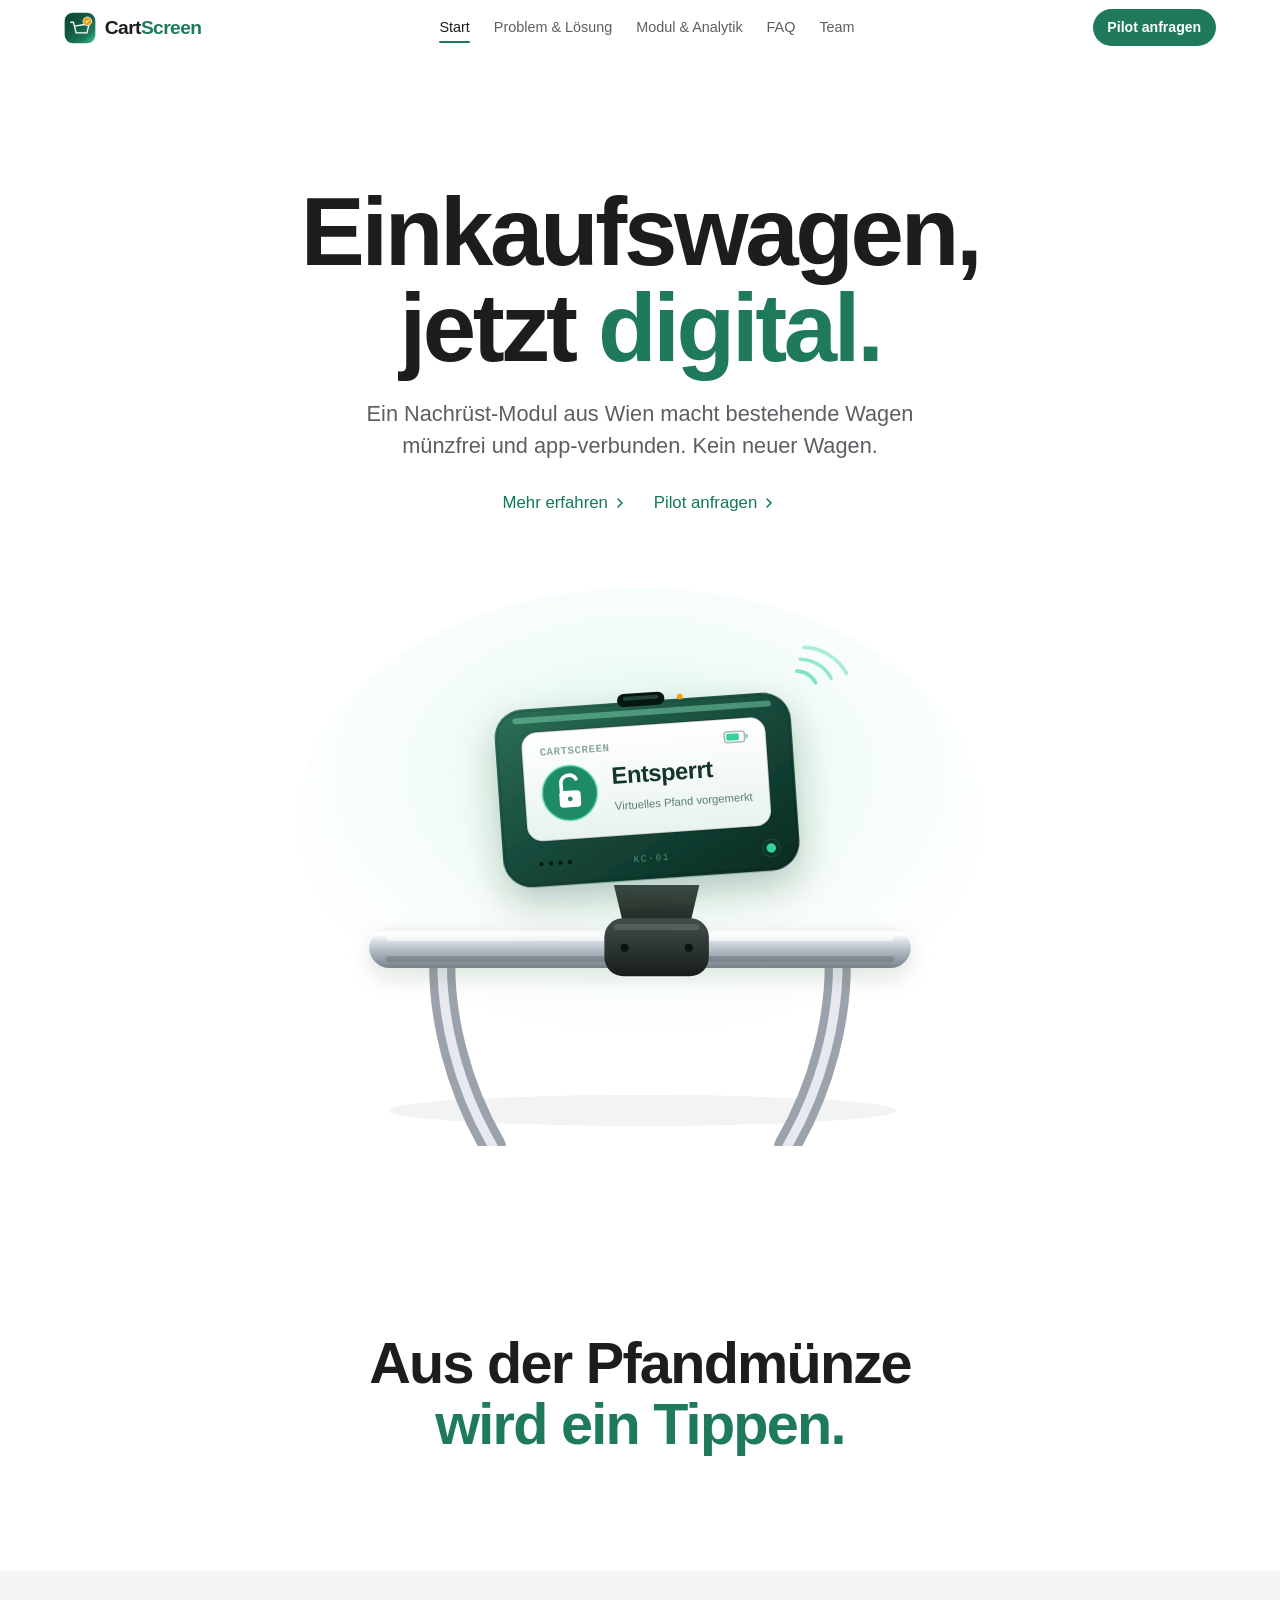
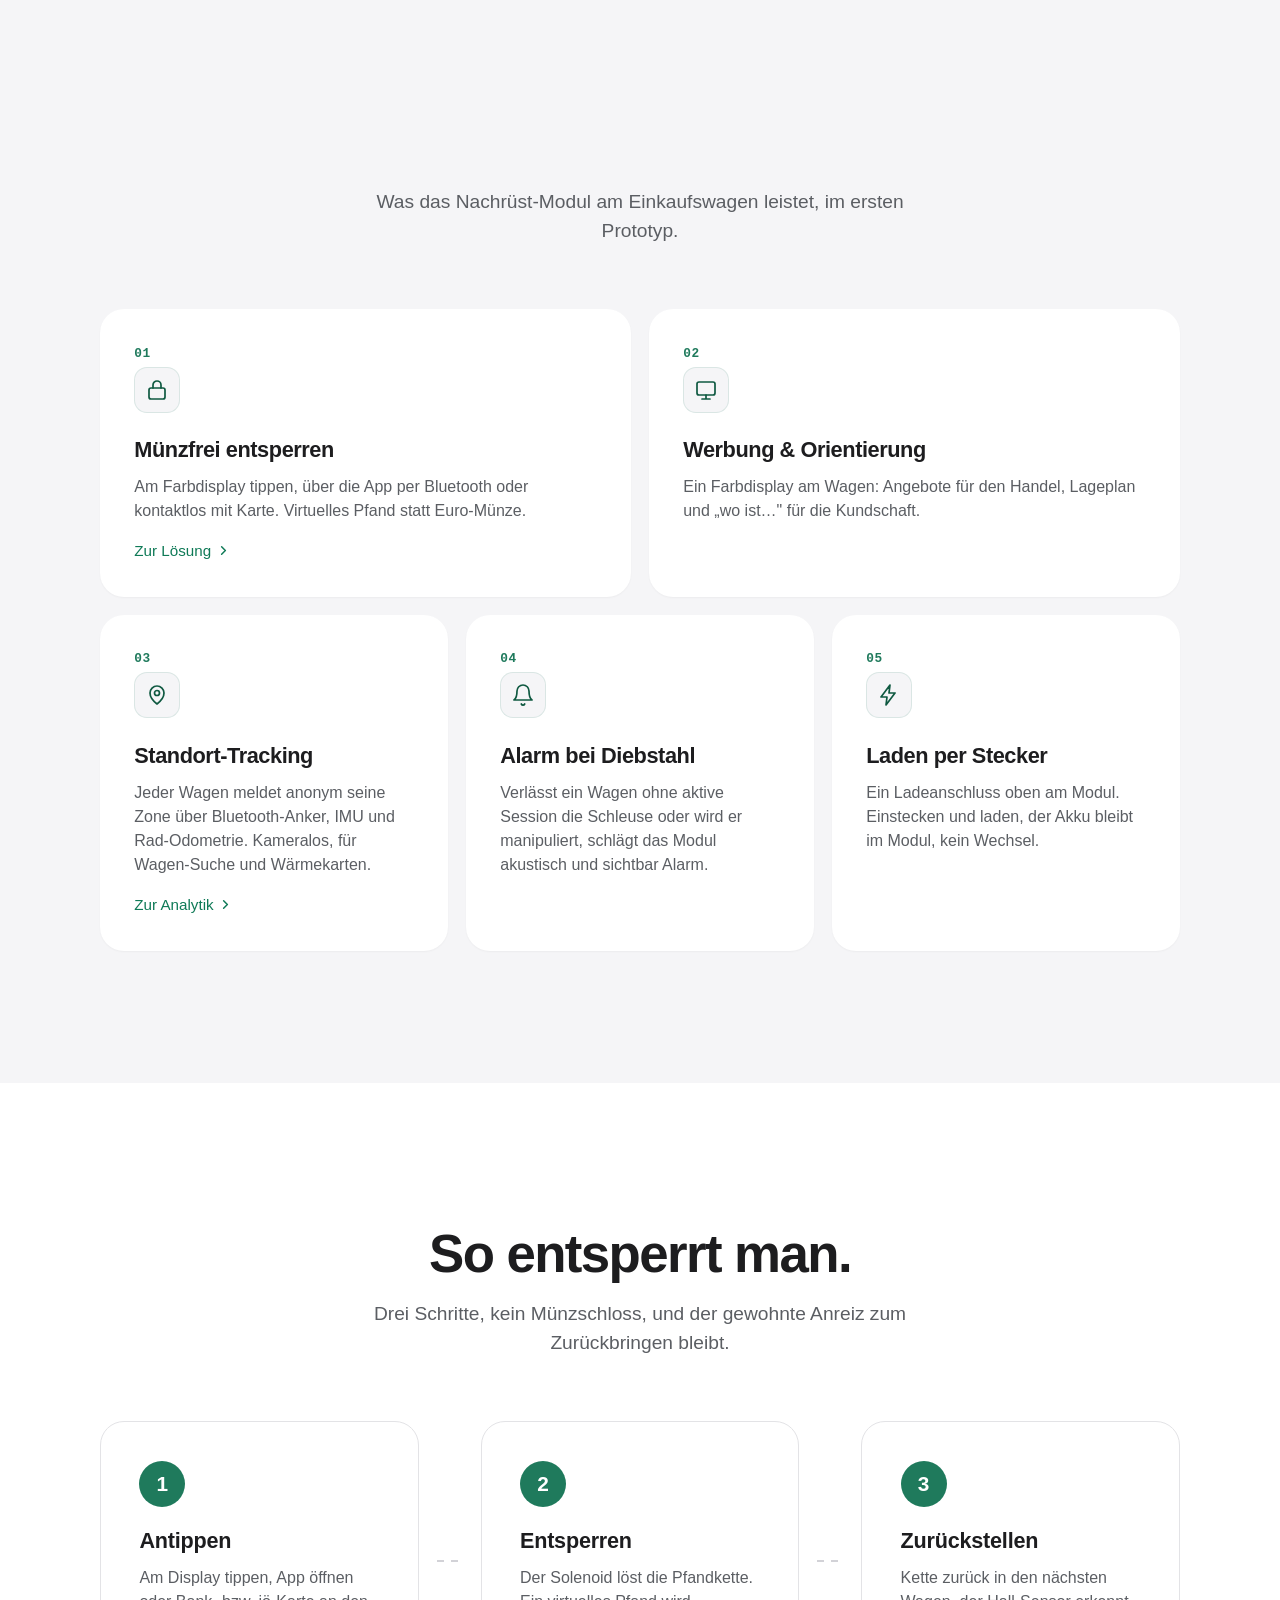
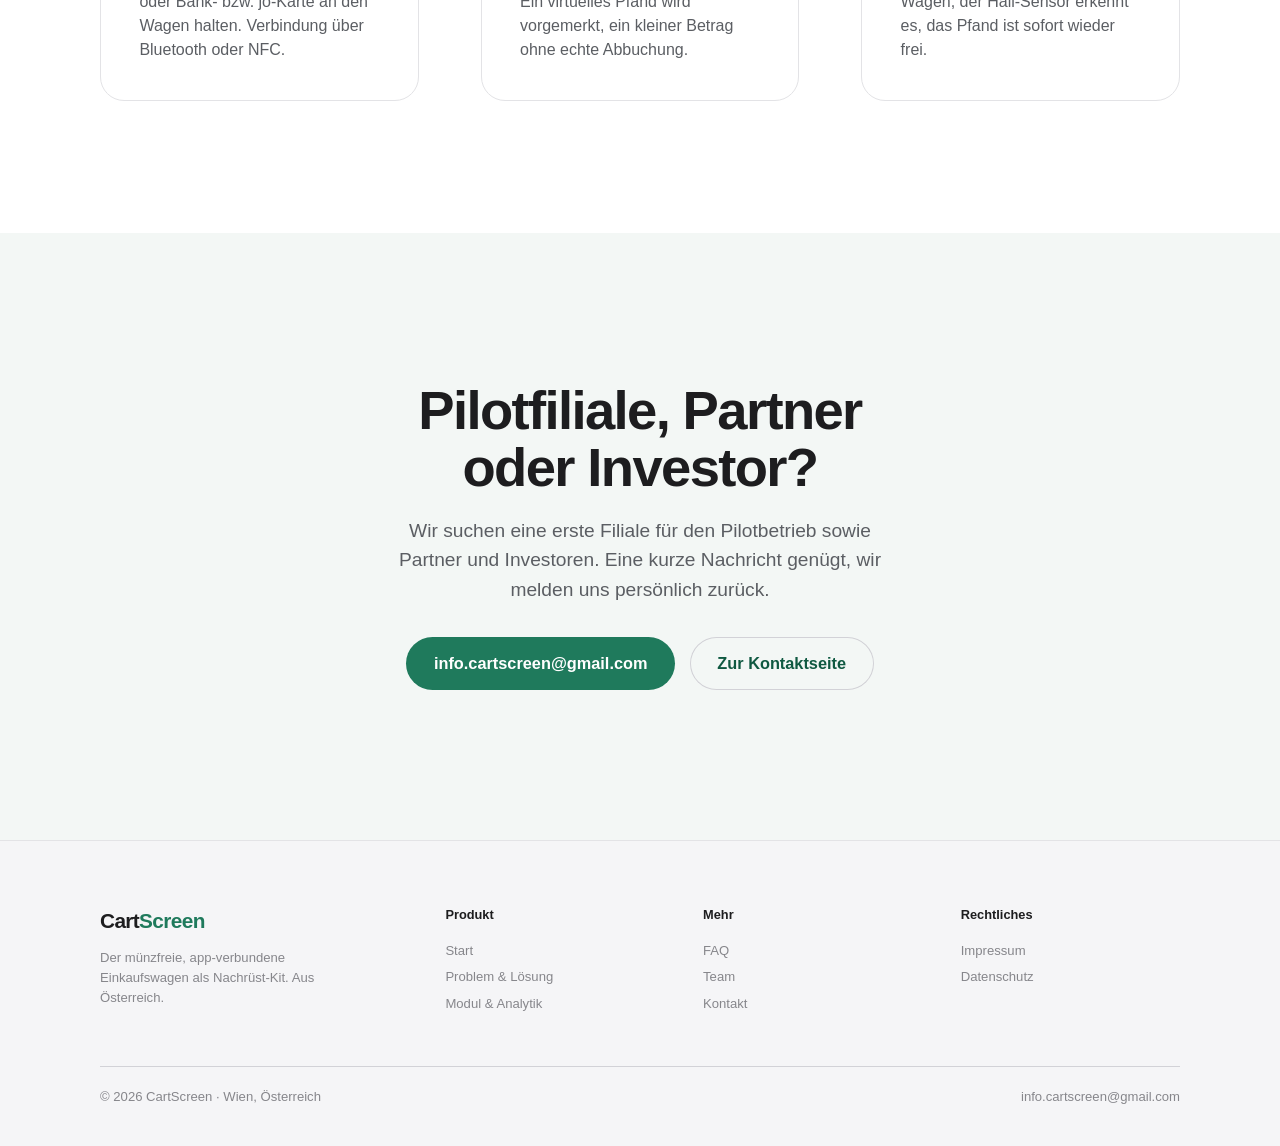
<file: index.html>
<!DOCTYPE html>
<html lang="de">
<head>
<meta charset="UTF-8" />
<meta name="viewport" content="width=device-width, initial-scale=1.0" />
<title>CartScreen · Münzfreier Einkaufswagen als Nachrüst-Modul</title>
<meta name="description" content="CartScreen digitalisiert bestehende Einkaufswagen: münzfrei entsperren per Display, App oder Karte, ein Farbdisplay für Werbung und Orientierung, Standort-Tracking, Alarm bei Diebstahl und Laden per Stecker. Ein Nachrüst-Modul an der Griffstange, kein neuer Wagen. Aus Wien." />
<meta property="og:title" content="CartScreen · Münzfreier Einkaufswagen als Nachrüst-Modul" />
<meta property="og:description" content="Der münzfreie, app-verbundene Einkaufswagen als Nachrüst-Kit. Aus Österreich." />
<meta property="og:type" content="website" />
<meta property="og:url" content="https://www.cartscreen.at/" />
<meta property="og:image" content="https://www.cartscreen.at/assets/img/cartscreen-logo.png" />
<meta property="og:image:alt" content="CartScreen Logo" />
<meta property="og:locale" content="de_AT" />
<meta property="og:site_name" content="CartScreen" />
<meta name="twitter:card" content="summary_large_image" />
<meta name="twitter:title" content="CartScreen · Münzfreier Einkaufswagen als Nachrüst-Modul" />
<meta name="twitter:description" content="Der münzfreie, app-verbundene Einkaufswagen als Nachrüst-Kit. Aus Österreich." />
<meta name="twitter:image" content="https://www.cartscreen.at/assets/img/cartscreen-logo.png" />
<link rel="canonical" href="https://www.cartscreen.at/" />
<link rel="icon" href="assets/img/favicon.svg" type="image/svg+xml" />
<link rel="stylesheet" href="css/home.css" />
<noscript><style>.reveal{opacity:1!important;transform:none!important}</style></noscript>
</head>
<body>

<!-- ====================== NAV ====================== -->
<header class="nav" id="nav">
  <a href="#top" class="nav__brand" aria-label="CartScreen Startseite">
    <span class="logo" aria-hidden="true">
      <svg viewBox="0 0 100 100" width="32" height="32" role="img" aria-label="CartScreen Logo">
        <defs>
          <linearGradient id="tile" x1="0" y1="0" x2="1" y2="1">
            <stop offset="0" stop-color="#0A4434"/>
            <stop offset="0.4" stop-color="#0F5941"/>
            <stop offset="0.75" stop-color="#1F7A5C"/>
            <stop offset="1" stop-color="#34D399"/>
          </linearGradient>
        </defs>
        <rect x="2" y="2" width="96" height="96" rx="26" fill="url(#tile)"/>
        <rect x="2.5" y="2.5" width="95" height="95" rx="25.5" fill="none" stroke="#fff" stroke-opacity="0.18"/>
        <g fill="none" stroke="#fff" stroke-width="7" stroke-linecap="round" stroke-linejoin="round" transform="translate(20 26) scale(0.60)">
          <path d="M2 10 H16 L30 65 H86 L98 18"/>
          <path d="M22 30 L98 18"/>
        </g>
        <circle cx="73" cy="29" r="13.5" fill="#F59E0B" stroke="#fff" stroke-width="2.4"/>
        <g transform="translate(73 29) rotate(-32)" fill="#fff">
          <circle cx="-2.6" cy="0" r="2.8"/>
          <rect x="-0.6" y="-1.2" width="7.5" height="2.4" rx="1"/>
          <rect x="4.4" y="-1.2" width="1.8" height="3.6" rx="0.6"/>
        </g>
      </svg>
    </span>
    <span class="nav__word">Cart<span>Screen</span></span>
  </a>
  <nav class="nav__links" id="nav-links" aria-label="Hauptnavigation">
    <a href="#top" aria-current="page">Start</a>
    <a href="problem-loesung.html">Problem &amp; Lösung</a>
    <a href="modul-analytik.html">Modul &amp; Analytik</a>
    <a href="faq.html">FAQ</a>
    <a href="team.html">Team</a>
  </nav>
  <a href="#kontakt" class="btn btn--solid nav__cta">Pilot anfragen</a>
  <button type="button" class="nav__toggle" id="nav-toggle" aria-label="Menü öffnen" aria-expanded="false" aria-controls="nav-links">
    <span></span><span></span><span></span>
  </button>
</header>

<main id="top">

<!-- ====================== HERO ====================== -->
<section class="hero">
  <div class="hero__inner">
    <h1 class="reveal" style="--i:0">Einkaufswagen,<br/>jetzt <em>digital.</em></h1>
    <p class="hero__sub reveal" style="--i:1">
      Ein Nachrüst-Modul aus Wien macht bestehende Wagen münzfrei und
      app-verbunden. Kein neuer Wagen.
    </p>
    <div class="hero__links reveal" style="--i:2">
      <a href="#funktionen" class="link">Mehr erfahren
        <svg viewBox="0 0 24 24" fill="none" stroke="currentColor" stroke-width="2.4" stroke-linecap="round" stroke-linejoin="round"><path d="m9 6 6 6-6 6"/></svg>
      </a>
      <a href="#kontakt" class="link">Pilot anfragen
        <svg viewBox="0 0 24 24" fill="none" stroke="currentColor" stroke-width="2.4" stroke-linecap="round" stroke-linejoin="round"><path d="m9 6 6 6-6 6"/></svg>
      </a>
    </div>
  </div>

  <div class="hero__art reveal" style="--i:3">
    <svg class="cart-svg" viewBox="0 0 640 470" role="img" aria-label="CartScreen-Modul, montiert an der Griffstange eines Einkaufswagens">
      <defs>
        <radialGradient id="glow" cx="50%" cy="40%" r="58%">
          <stop offset="0" stop-color="#34D399" stop-opacity="0.16"/>
          <stop offset="58%" stop-color="#34D399" stop-opacity="0.05"/>
          <stop offset="100%" stop-color="#34D399" stop-opacity="0"/>
        </radialGradient>
        <linearGradient id="steel" x1="0" y1="0" x2="0" y2="1">
          <stop offset="0" stop-color="#eef1f4"/>
          <stop offset="0.16" stop-color="#ffffff"/>
          <stop offset="0.36" stop-color="#d3d9df"/>
          <stop offset="0.64" stop-color="#a9b1bb"/>
          <stop offset="1" stop-color="#79818b"/>
        </linearGradient>
        <linearGradient id="enc" x1="0.05" y1="0" x2="0.92" y2="1">
          <stop offset="0" stop-color="#2c6e55"/>
          <stop offset="0.5" stop-color="#16493a"/>
          <stop offset="1" stop-color="#0a2c22"/>
        </linearGradient>
        <linearGradient id="bracket" x1="0" y1="0" x2="0" y2="1">
          <stop offset="0" stop-color="#454f4a"/>
          <stop offset="1" stop-color="#161d1a"/>
        </linearGradient>
        <linearGradient id="scr" x1="0" y1="0" x2="0" y2="1">
          <stop offset="0" stop-color="#ffffff"/>
          <stop offset="1" stop-color="#e8f3ee"/>
        </linearGradient>
        <filter id="ds" x="-40%" y="-40%" width="180%" height="180%">
          <feDropShadow dx="0" dy="13" stdDeviation="16" flood-color="#0a3024" flood-opacity="0.26"/>
        </filter>
        <filter id="dsTube" x="-20%" y="-80%" width="140%" height="300%">
          <feDropShadow dx="0" dy="8" stdDeviation="9" flood-color="#0a3024" flood-opacity="0.12"/>
        </filter>
      </defs>

      <!-- soft brand glow + grounding shadow -->
      <ellipse cx="320" cy="196" rx="288" ry="196" fill="url(#glow)"/>
      <ellipse cx="322" cy="440" rx="214" ry="13" fill="#0E1A14" opacity="0.05"/>

      <!-- handle-bar tubes sweeping down out of frame (cart frame) -->
      <g fill="none" stroke-linecap="round">
        <path d="M154 300 C 150 360 168 422 196 470" stroke="#9aa2ab" stroke-width="22"/>
        <path d="M486 300 C 490 360 472 422 444 470" stroke="#9aa2ab" stroke-width="22"/>
        <path d="M154 300 C 150 360 168 422 196 470" stroke="#e6eaee" stroke-width="8"/>
        <path d="M486 300 C 490 360 472 422 444 470" stroke="#e6eaee" stroke-width="8"/>
      </g>

      <!-- push-handle bar (steel grip) -->
      <rect x="92" y="286" width="456" height="34" rx="17" fill="url(#steel)" filter="url(#dsTube)"/>
      <rect x="106" y="291" width="428" height="6" rx="3" fill="#ffffff" opacity="0.6"/>
      <rect x="106" y="310" width="428" height="5" rx="2.5" fill="#5e666f" opacity="0.4"/>

      <!-- mount bracket clamping the bar, tapered neck up to the module -->
      <path d="M298 250 H370 L360 292 H308 Z" fill="url(#bracket)"/>
      <rect x="290" y="278" width="88" height="49" rx="16" fill="url(#bracket)"/>
      <rect x="298" y="283" width="72" height="5" rx="2.5" fill="#6b7a72" opacity="0.5"/>
      <circle cx="307" cy="303" r="3.4" fill="#0c1411"/>
      <circle cx="361" cy="303" r="3.4" fill="#0c1411"/>

      <!-- ============ CartScreen module (the product) ============ -->
      <g transform="translate(196 104) rotate(-4)">
        <!-- enclosure -->
        <rect x="0" y="0" width="250" height="150" rx="24" fill="url(#enc)" filter="url(#ds)"/>
        <rect x="2" y="2" width="246" height="146" rx="22" fill="none" stroke="#000" stroke-opacity="0.14"/>
        <rect x="16" y="7" width="218" height="5" rx="2.5" fill="#7ad6af" opacity="0.5"/>

        <!-- USB-C charge port on the top edge (Laden per Stecker) -->
        <rect x="105" y="-7" width="40" height="11" rx="5.5" fill="#06160f"/>
        <rect x="110" y="-4.5" width="30" height="3.2" rx="1.6" fill="#214437"/>
        <circle cx="158" cy="-1.5" r="2.4" fill="#F59E0B"/>

        <!-- screen -->
        <rect x="22" y="20" width="206" height="92" rx="13" fill="url(#scr)"/>
        <rect x="22" y="20" width="206" height="92" rx="13" fill="none" stroke="#000" stroke-opacity="0.16" stroke-width="1.6"/>

        <text x="37" y="40" font-family="ui-monospace, SFMono-Regular, Menlo, monospace" font-size="9" letter-spacing="0.5" fill="#8aa99d" font-weight="700">CARTSCREEN</text>
        <g transform="translate(193 31)">
          <rect x="0" y="0" width="17" height="9" rx="2.2" fill="none" stroke="#a7bcb2" stroke-width="1.3"/>
          <rect x="17.6" y="2.6" width="2.2" height="3.8" rx="1" fill="#a7bcb2"/>
          <rect x="1.7" y="1.7" width="10.5" height="5.6" rx="1" fill="#34D399"/>
        </g>

        <!-- unlock badge -->
        <circle cx="60" cy="73" r="23" fill="#1F8A66"/>
        <circle cx="60" cy="73" r="23" fill="none" stroke="#34D399" stroke-opacity="0.45" stroke-width="2"/>
        <g transform="translate(60 73)" stroke="#fff" stroke-width="3" fill="none" stroke-linecap="round" stroke-linejoin="round">
          <path d="M-7 -2 V-9 a7 7 0 0 1 13 -2.5"/>
          <rect x="-9" y="-2" width="18" height="14" rx="3.2" fill="#fff" stroke="none"/>
          <circle cx="0" cy="5" r="2" fill="#1F8A66" stroke="none"/>
        </g>

        <text x="96" y="68" font-family="-apple-system, BlinkMacSystemFont, 'Segoe UI', Helvetica, Arial, sans-serif" font-size="20" font-weight="700" letter-spacing="-0.4" fill="#143529">Entsperrt</text>
        <text x="97" y="90" font-family="-apple-system, BlinkMacSystemFont, 'Segoe UI', Helvetica, Arial, sans-serif" font-size="9.5" fill="#5d7d71">Virtuelles Pfand vorgemerkt</text>

        <!-- lower bezel: speaker grille (alarm) + status LED -->
        <g fill="#06170f">
          <circle cx="32" cy="131" r="1.8"/><circle cx="40" cy="131" r="1.8"/><circle cx="48" cy="131" r="1.8"/><circle cx="56" cy="131" r="1.8"/>
        </g>
        <text x="125" y="135" text-anchor="middle" font-family="ui-monospace, SFMono-Regular, Menlo, monospace" font-size="8" letter-spacing="1.4" fill="#5fae8c" opacity="0.75">KC&#183;01</text>
        <circle cx="226" cy="131" r="4" fill="#34D399"/>
        <circle cx="226" cy="131" r="4" fill="none" stroke="#34D399" stroke-opacity="0.5">
          <animate attributeName="r" values="4;9;4" dur="2.6s" repeatCount="indefinite"/>
          <animate attributeName="stroke-opacity" values="0.5;0;0.5" dur="2.6s" repeatCount="indefinite"/>
        </circle>
      </g>

      <!-- connectivity signal -->
      <g fill="none" stroke="#34D399" stroke-width="3" stroke-linecap="round" transform="translate(452 92)">
        <path d="M0 -22 a18 18 0 0 1 16 10"><animate attributeName="opacity" values="0.25;0.9;0.25" dur="2.4s" repeatCount="indefinite"/></path>
        <path d="M3 -32 a30 30 0 0 1 26 16"><animate attributeName="opacity" values="0.12;0.6;0.12" dur="2.4s" begin="0.3s" repeatCount="indefinite"/></path>
        <path d="M6 -42 a42 42 0 0 1 36 22"><animate attributeName="opacity" values="0.08;0.4;0.08" dur="2.4s" begin="0.6s" repeatCount="indefinite"/></path>
      </g>
    </svg>
  </div>
</section>

<!-- ====================== STATEMENT ====================== -->
<section class="statement">
  <p class="reveal">Aus der Pfandmünze<br/><em>wird ein Tippen.</em></p>
</section>

<!-- ====================== FÜNF FUNKTIONEN (Bento) ====================== -->
<section class="sec sec--alt" id="funktionen">
  <div class="wrap">
    <div class="sec__head">
      <h2 class="reveal">Fünf Funktionen.</h2>
      <p class="reveal" style="--i:1">Was das Nachrüst-Modul am Einkaufswagen leistet, im ersten Prototyp.</p>
    </div>

    <div class="bento">
      <a class="bento__box bento__box--wide reveal" href="problem-loesung.html#loesung">
        <span class="bento__n">01</span>
        <span class="bento__ic"><svg viewBox="0 0 24 24" fill="none" stroke="currentColor" stroke-width="1.7" stroke-linecap="round" stroke-linejoin="round"><rect x="4" y="10" width="16" height="11" rx="2"/><path d="M8 10V7a4 4 0 0 1 8 0v3"/></svg></span>
        <h3>Münzfrei entsperren</h3>
        <p>Am Farbdisplay tippen, über die App per Bluetooth oder kontaktlos mit Karte. Virtuelles Pfand statt Euro-Münze.</p>
        <span class="bento__more">Zur Lösung <svg viewBox="0 0 24 24" fill="none" stroke="currentColor" stroke-width="2.4" stroke-linecap="round" stroke-linejoin="round"><path d="m9 6 6 6-6 6"/></svg></span>
      </a>
      <a class="bento__box bento__box--wide reveal" href="modul-analytik.html#modul">
        <span class="bento__n">02</span>
        <span class="bento__ic"><svg viewBox="0 0 24 24" fill="none" stroke="currentColor" stroke-width="1.7" stroke-linecap="round" stroke-linejoin="round"><rect x="3" y="4" width="18" height="13" rx="2"/><path d="M8 21h8M12 17v4"/></svg></span>
        <h3>Werbung &amp; Orientierung</h3>
        <p>Ein Farbdisplay am Wagen: Angebote für den Handel, Lageplan und „wo ist…" für die Kundschaft.</p>
      </a>
      <a class="bento__box reveal" href="modul-analytik.html#analytik">
        <span class="bento__n">03</span>
        <span class="bento__ic"><svg viewBox="0 0 24 24" fill="none" stroke="currentColor" stroke-width="1.7" stroke-linecap="round" stroke-linejoin="round"><path d="M12 21s-7-5.5-7-11a7 7 0 0 1 14 0c0 5.5-7 11-7 11z"/><circle cx="12" cy="10" r="2.5"/></svg></span>
        <h3>Standort-Tracking</h3>
        <p>Jeder Wagen meldet anonym seine Zone über Bluetooth-Anker, IMU und Rad-Odometrie. Kameralos, für Wagen-Suche und Wärmekarten.</p>
        <span class="bento__more">Zur Analytik <svg viewBox="0 0 24 24" fill="none" stroke="currentColor" stroke-width="2.4" stroke-linecap="round" stroke-linejoin="round"><path d="m9 6 6 6-6 6"/></svg></span>
      </a>
      <a class="bento__box reveal" href="faq.html">
        <span class="bento__n">04</span>
        <span class="bento__ic"><svg viewBox="0 0 24 24" fill="none" stroke="currentColor" stroke-width="1.7" stroke-linecap="round" stroke-linejoin="round"><path d="M18 8a6 6 0 0 0-12 0c0 7-3 9-3 9h18s-3-2-3-9"/><path d="M10.3 21a1.9 1.9 0 0 0 3.4 0"/></svg></span>
        <h3>Alarm bei Diebstahl</h3>
        <p>Verlässt ein Wagen ohne aktive Session die Schleuse oder wird er manipuliert, schlägt das Modul akustisch und sichtbar Alarm.</p>
      </a>
      <a class="bento__box reveal" href="faq.html">
        <span class="bento__n">05</span>
        <span class="bento__ic"><svg viewBox="0 0 24 24" fill="none" stroke="currentColor" stroke-width="1.7" stroke-linecap="round" stroke-linejoin="round"><path d="M13 2 4 14h6l-1 8 9-12h-6z"/></svg></span>
        <h3>Laden per Stecker</h3>
        <p>Ein Ladeanschluss oben am Modul. Einstecken und laden, der Akku bleibt im Modul, kein Wechsel.</p>
      </a>
    </div>
  </div>
</section>

<!-- ====================== SO ENTSPERRT MAN (3 Schritte, beibehalten) ====================== -->
<section class="sec" id="ablauf">
  <div class="wrap">
    <div class="sec__head">
      <h2 class="reveal">So entsperrt man.</h2>
      <p class="reveal" style="--i:1">Drei Schritte, kein Münzschloss, und der gewohnte Anreiz zum Zurückbringen bleibt.</p>
    </div>

    <ol class="steps" aria-label="Ablauf in drei Schritten">
      <li class="step reveal" style="--i:1">
        <span class="step__n">1</span>
        <h3>Antippen</h3>
        <p>Am Display tippen, App öffnen oder Bank- bzw. jö-Karte an den Wagen halten. Verbindung über Bluetooth oder NFC.</p>
      </li>
      <li class="step__line reveal" style="--i:2" aria-hidden="true"></li>
      <li class="step reveal" style="--i:3">
        <span class="step__n">2</span>
        <h3>Entsperren</h3>
        <p>Der Solenoid löst die Pfandkette. Ein virtuelles Pfand wird vorgemerkt, ein kleiner Betrag ohne echte Abbuchung.</p>
      </li>
      <li class="step__line reveal" style="--i:4" aria-hidden="true"></li>
      <li class="step reveal" style="--i:5">
        <span class="step__n">3</span>
        <h3>Zurückstellen</h3>
        <p>Kette zurück in den nächsten Wagen, der Hall-Sensor erkennt es, das Pfand ist sofort wieder frei.</p>
      </li>
    </ol>
  </div>
</section>

<!-- ====================== KONTAKT / CTA ====================== -->
<section class="cta" id="kontakt">
  <h2 class="reveal">Pilotfiliale, Partner<br/>oder Investor?</h2>
  <p class="reveal" style="--i:1">Wir suchen eine erste Filiale für den Pilotbetrieb sowie Partner und Investoren. Eine kurze Nachricht genügt, wir melden uns persönlich zurück.</p>
  <div class="cta__row reveal" style="--i:2">
    <a href="mailto:info.cartscreen@gmail.com" class="btn btn--solid btn--lg">info.cartscreen@gmail.com</a>
    <a href="kontakt.html" class="btn btn--ghost btn--lg">Zur Kontaktseite</a>
  </div>
</section>

</main>

<!-- ====================== FOOTER ====================== -->
<footer class="foot">
  <div class="foot__inner">
    <div class="foot__cols">
      <div class="foot__brand">
        <span class="nav__word">Cart<span>Screen</span></span>
        <p>Der münzfreie, app-verbundene Einkaufswagen als Nachrüst-Kit. Aus Österreich.</p>
      </div>
      <div class="foot__col">
        <h4>Produkt</h4>
        <a href="#top">Start</a>
        <a href="problem-loesung.html">Problem &amp; Lösung</a>
        <a href="modul-analytik.html">Modul &amp; Analytik</a>
      </div>
      <div class="foot__col">
        <h4>Mehr</h4>
        <a href="faq.html">FAQ</a>
        <a href="team.html">Team</a>
        <a href="kontakt.html">Kontakt</a>
      </div>
      <div class="foot__col">
        <h4>Rechtliches</h4>
        <a href="impressum.html">Impressum</a>
        <a href="datenschutz.html">Datenschutz</a>
      </div>
    </div>
    <div class="foot__base">
      <span>© 2026 CartScreen · Wien, Österreich</span>
      <a href="mailto:info.cartscreen@gmail.com">info.cartscreen@gmail.com</a>
    </div>
  </div>
</footer>

<script src="js/main.js"></script>
</body>
</html>
</file>
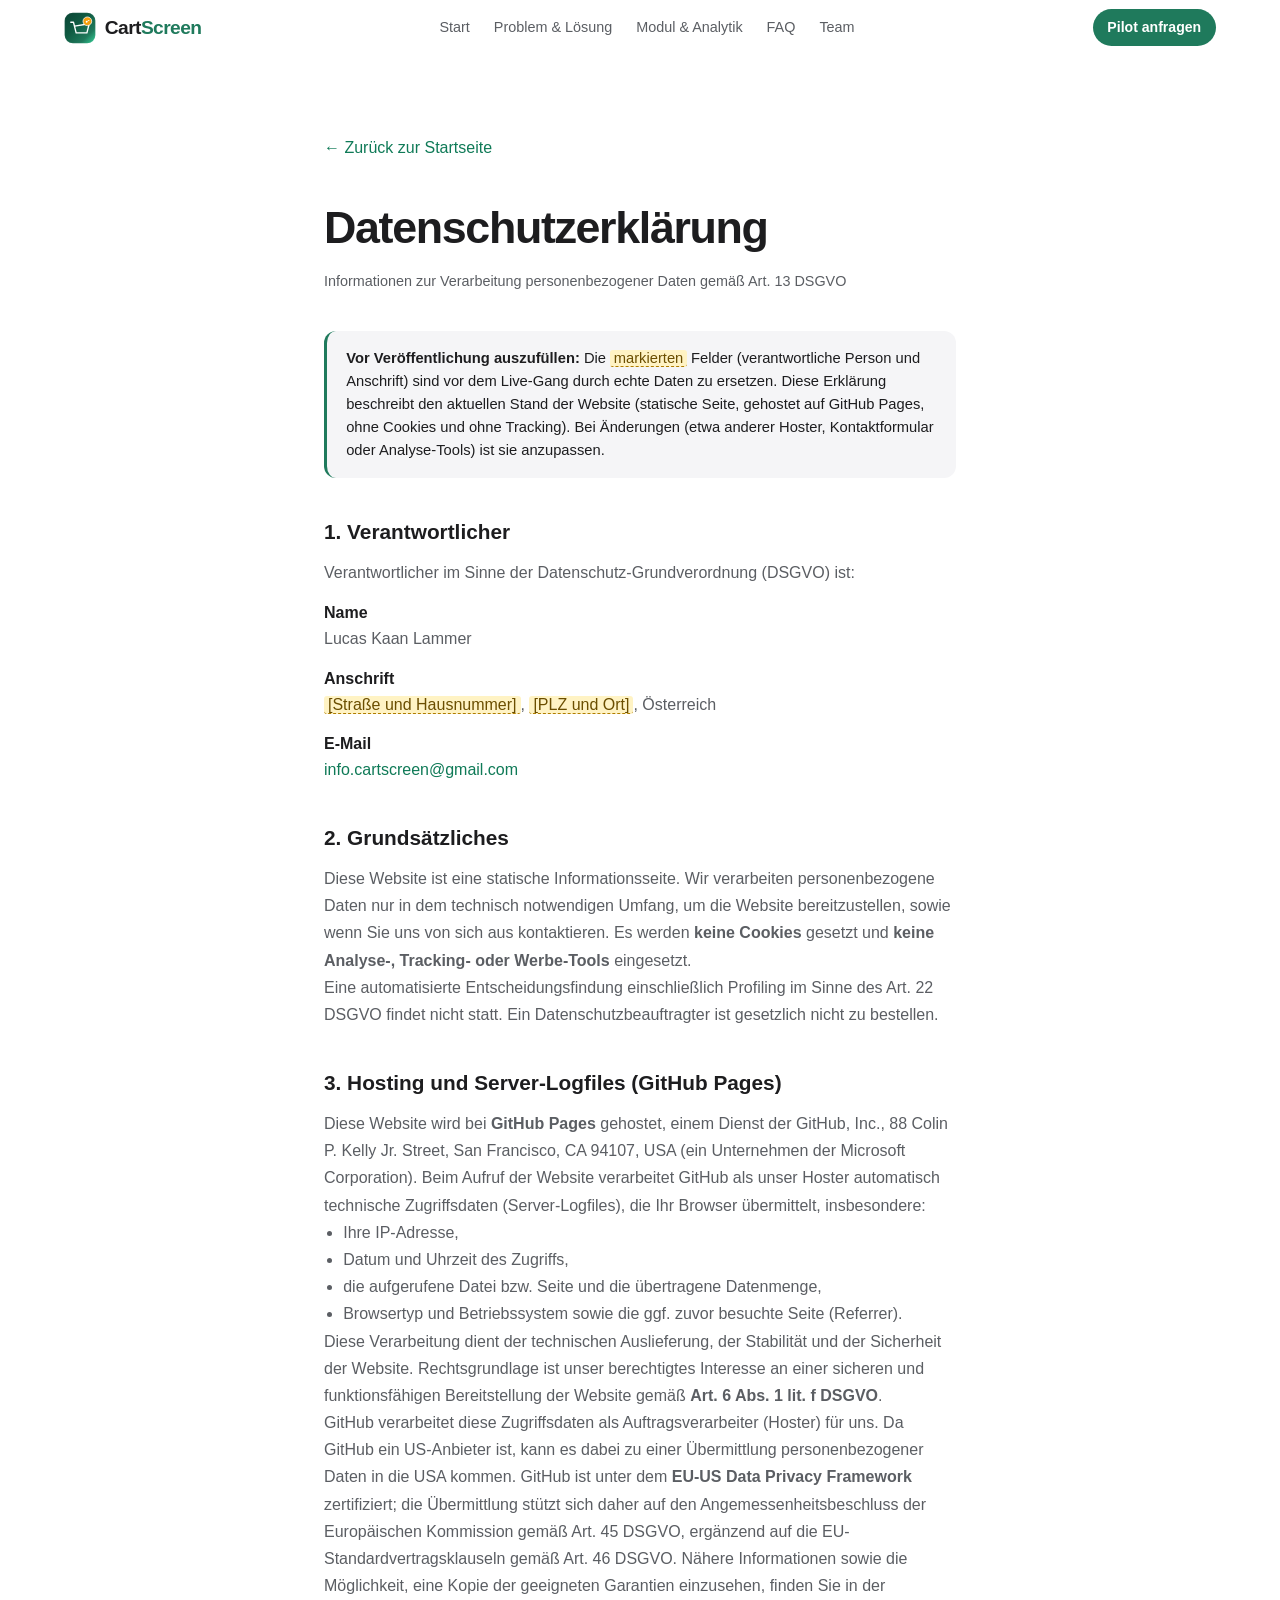
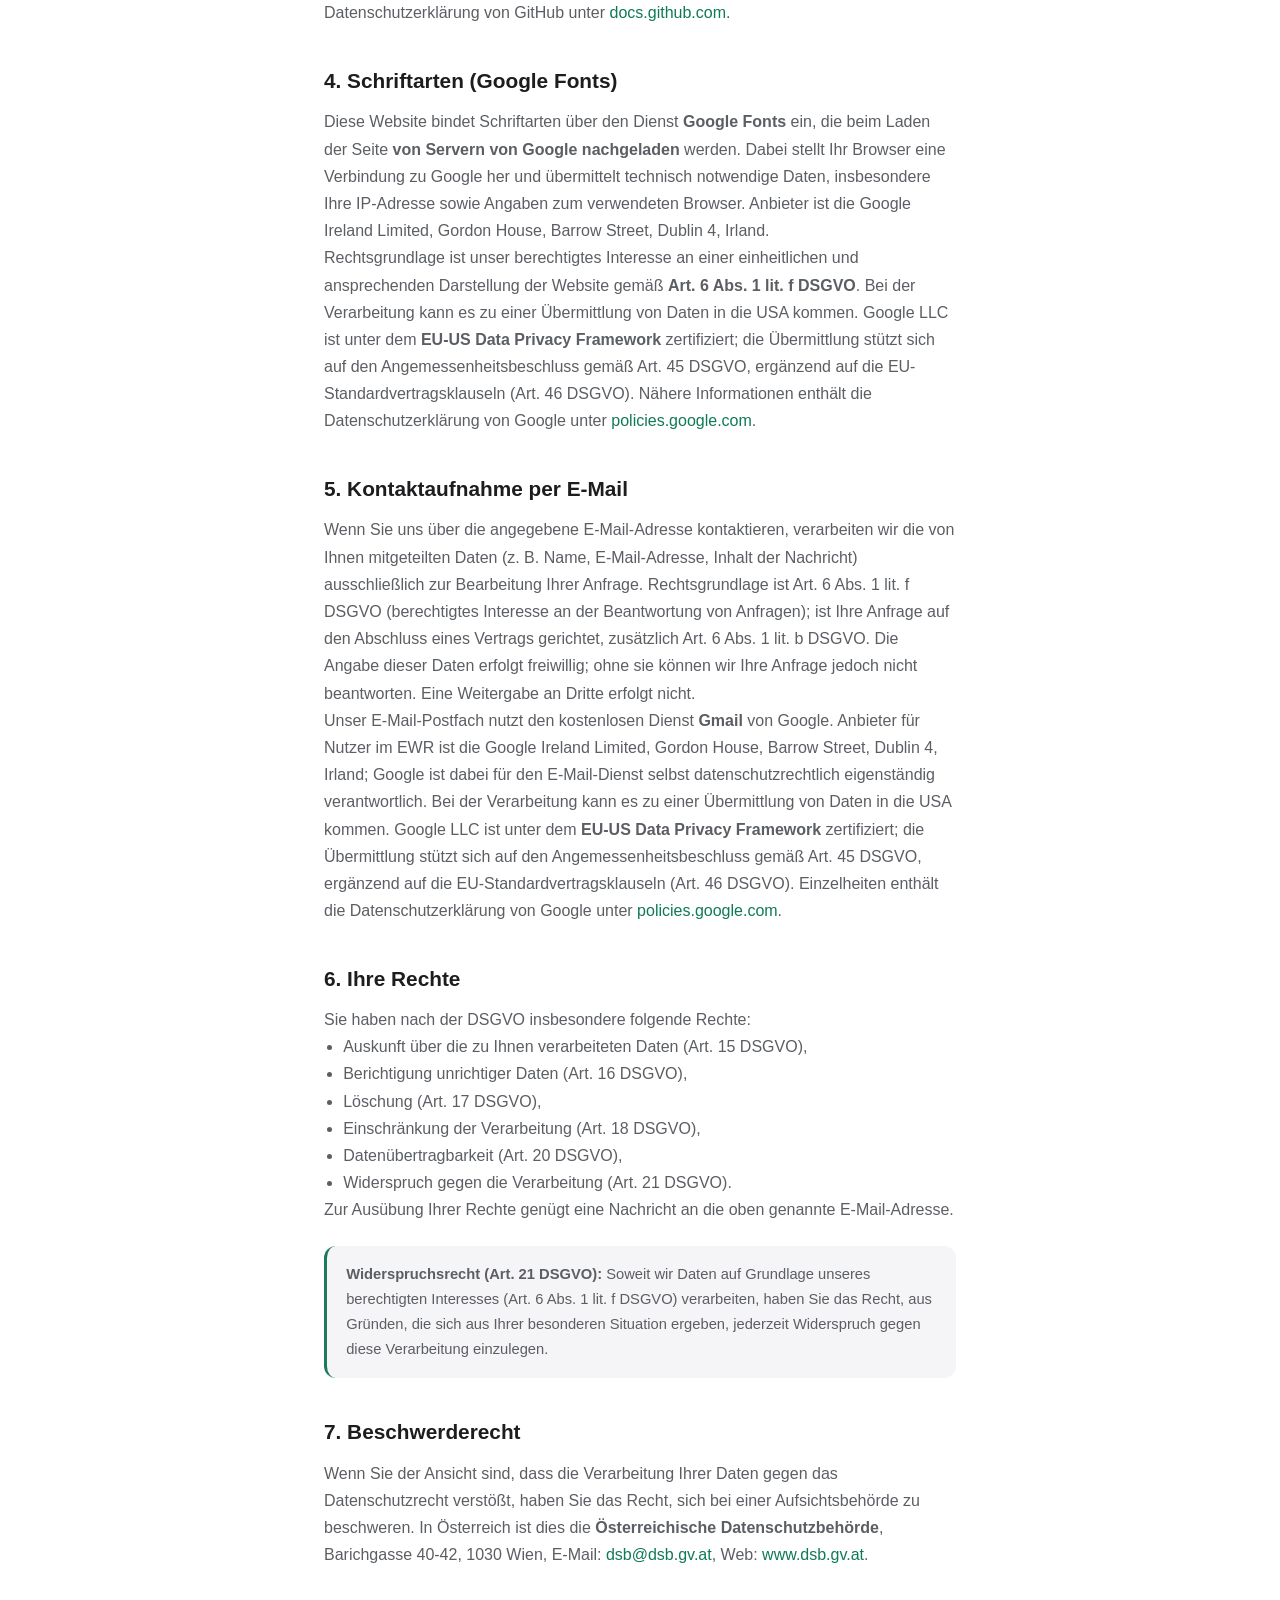
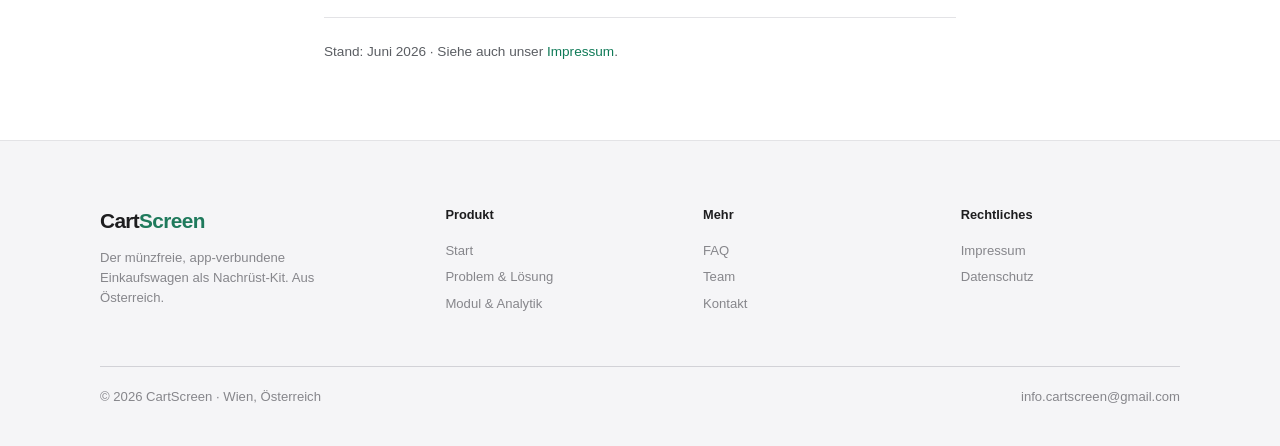
<file: datenschutz.html>
<!DOCTYPE html>
<html lang="de">
<head>
<meta charset="UTF-8" />
<meta name="viewport" content="width=device-width, initial-scale=1.0" />
<title>Datenschutzerklärung · CartScreen</title>
<meta name="description" content="Datenschutzerklärung der CartScreen-Website gemäß DSGVO." />
<link rel="icon" href="assets/img/favicon.svg" type="image/svg+xml" />
<link rel="stylesheet" href="css/home.css" />
<noscript><style>.reveal{opacity:1!important;transform:none!important}</style></noscript>
</head>
<body>

<header class="nav" id="nav">
  <a href="index.html" class="nav__brand" aria-label="CartScreen Startseite">
    <span class="logo" aria-hidden="true">
      <svg viewBox="0 0 100 100" width="32" height="32" role="img" aria-label="CartScreen Logo">
        <defs>
          <linearGradient id="tile" x1="0" y1="0" x2="1" y2="1">
            <stop offset="0" stop-color="#0A4434"/>
            <stop offset="0.4" stop-color="#0F5941"/>
            <stop offset="0.75" stop-color="#1F7A5C"/>
            <stop offset="1" stop-color="#34D399"/>
          </linearGradient>
        </defs>
        <rect x="2" y="2" width="96" height="96" rx="26" fill="url(#tile)"/>
        <rect x="2.5" y="2.5" width="95" height="95" rx="25.5" fill="none" stroke="#fff" stroke-opacity="0.18"/>
        <g fill="none" stroke="#fff" stroke-width="7" stroke-linecap="round" stroke-linejoin="round" transform="translate(20 26) scale(0.60)">
          <path d="M2 10 H16 L30 65 H86 L98 18"/>
          <path d="M22 30 L98 18"/>
        </g>
        <circle cx="73" cy="29" r="13.5" fill="#F59E0B" stroke="#fff" stroke-width="2.4"/>
        <g transform="translate(73 29) rotate(-32)" fill="#fff">
          <circle cx="-2.6" cy="0" r="2.8"/>
          <rect x="-0.6" y="-1.2" width="7.5" height="2.4" rx="1"/>
          <rect x="4.4" y="-1.2" width="1.8" height="3.6" rx="0.6"/>
        </g>
      </svg>
    </span>
    <span class="nav__word">Cart<span>Screen</span></span>
  </a>
  <nav class="nav__links" id="nav-links" aria-label="Hauptnavigation">
    <a href="index.html">Start</a>
    <a href="problem-loesung.html">Problem &amp; Lösung</a>
    <a href="modul-analytik.html">Modul &amp; Analytik</a>
    <a href="faq.html">FAQ</a>
    <a href="team.html">Team</a>
  </nav>
  <a href="kontakt.html" class="btn btn--solid nav__cta">Pilot anfragen</a>
  <button type="button" class="nav__toggle" id="nav-toggle" aria-label="Menü öffnen" aria-expanded="false" aria-controls="nav-links">
    <span></span><span></span><span></span>
  </button>
</header>

<main class="prose">
  <a class="prose__back" href="index.html">&larr; Zurück zur Startseite</a>
  <h1>Datenschutzerklärung</h1>
  <p class="prose__sub">Informationen zur Verarbeitung personenbezogener Daten gemäß Art. 13 DSGVO</p>

  <div class="prose__note">
    <strong>Vor Veröffentlichung auszufüllen:</strong> Die <span class="ph">markierten</span> Felder
    (verantwortliche Person und Anschrift) sind vor dem Live-Gang durch echte Daten zu ersetzen. Diese
    Erklärung beschreibt den aktuellen Stand der Website (statische Seite, gehostet auf GitHub Pages, ohne
    Cookies und ohne Tracking). Bei Änderungen (etwa anderer Hoster, Kontaktformular oder Analyse-Tools)
    ist sie anzupassen.
  </div>

  <h2>1. Verantwortlicher</h2>
  <p>Verantwortlicher im Sinne der Datenschutz-Grundverordnung (DSGVO) ist:</p>
  <dl>
    <dt>Name</dt>
    <dd>Lucas Kaan Lammer</dd>
    <dt>Anschrift</dt>
    <dd><span class="ph">[Straße und Hausnummer]</span>, <span class="ph">[PLZ und Ort]</span>, Österreich</dd>
    <dt>E-Mail</dt>
    <dd><a href="mailto:info.cartscreen@gmail.com">info.cartscreen@gmail.com</a></dd>
  </dl>

  <h2>2. Grundsätzliches</h2>
  <p>
    Diese Website ist eine statische Informationsseite. Wir verarbeiten personenbezogene Daten nur in dem
    technisch notwendigen Umfang, um die Website bereitzustellen, sowie wenn Sie uns von sich aus
    kontaktieren. Es werden <strong>keine Cookies</strong> gesetzt und <strong>keine Analyse-, Tracking-
    oder Werbe-Tools</strong> eingesetzt.
  </p>
  <p>
    Eine automatisierte Entscheidungsfindung einschließlich Profiling im Sinne des Art.&nbsp;22 DSGVO
    findet nicht statt. Ein Datenschutzbeauftragter ist gesetzlich nicht zu bestellen.
  </p>

  <h2>3. Hosting und Server-Logfiles (GitHub Pages)</h2>
  <p>
    Diese Website wird bei <strong>GitHub Pages</strong> gehostet, einem Dienst der GitHub, Inc.,
    88 Colin P. Kelly Jr. Street, San Francisco, CA 94107, USA (ein Unternehmen der Microsoft Corporation).
    Beim Aufruf der Website verarbeitet GitHub als unser Hoster automatisch technische Zugriffsdaten
    (Server-Logfiles), die Ihr Browser übermittelt, insbesondere:
  </p>
  <ul>
    <li>Ihre IP-Adresse,</li>
    <li>Datum und Uhrzeit des Zugriffs,</li>
    <li>die aufgerufene Datei bzw. Seite und die übertragene Datenmenge,</li>
    <li>Browsertyp und Betriebssystem sowie die ggf. zuvor besuchte Seite (Referrer).</li>
  </ul>
  <p>
    Diese Verarbeitung dient der technischen Auslieferung, der Stabilität und der Sicherheit der Website.
    Rechtsgrundlage ist unser berechtigtes Interesse an einer sicheren und funktionsfähigen Bereitstellung
    der Website gemäß <strong>Art. 6 Abs. 1 lit. f DSGVO</strong>.
  </p>
  <p>
    GitHub verarbeitet diese Zugriffsdaten als Auftragsverarbeiter (Hoster) für uns. Da GitHub ein
    US-Anbieter ist, kann es dabei zu einer Übermittlung personenbezogener Daten in die USA kommen.
    GitHub ist unter dem <strong>EU-US Data Privacy Framework</strong> zertifiziert; die Übermittlung
    stützt sich daher auf den Angemessenheitsbeschluss der Europäischen Kommission gemäß Art.&nbsp;45 DSGVO,
    ergänzend auf die EU-Standardvertragsklauseln gemäß Art.&nbsp;46 DSGVO. Nähere Informationen sowie die
    Möglichkeit, eine Kopie der geeigneten Garantien einzusehen, finden Sie in der Datenschutzerklärung von
    GitHub unter
    <a href="https://docs.github.com/site-policy/privacy-policies/github-general-privacy-statement" rel="noopener" target="_blank">docs.github.com</a>.
  </p>

  <h2>4. Schriftarten (Google Fonts)</h2>
  <p>
    Diese Website bindet Schriftarten über den Dienst <strong>Google Fonts</strong> ein, die beim Laden der
    Seite <strong>von Servern von Google nachgeladen</strong> werden. Dabei stellt Ihr Browser eine
    Verbindung zu Google her und übermittelt technisch notwendige Daten, insbesondere Ihre IP-Adresse sowie
    Angaben zum verwendeten Browser. Anbieter ist die Google Ireland Limited, Gordon House, Barrow Street,
    Dublin 4, Irland.
  </p>
  <p>
    Rechtsgrundlage ist unser berechtigtes Interesse an einer einheitlichen und ansprechenden Darstellung
    der Website gemäß <strong>Art. 6 Abs. 1 lit. f DSGVO</strong>. Bei der Verarbeitung kann es zu einer
    Übermittlung von Daten in die USA kommen. Google&nbsp;LLC ist unter dem
    <strong>EU-US Data Privacy Framework</strong> zertifiziert; die Übermittlung stützt sich auf den
    Angemessenheitsbeschluss gemäß Art.&nbsp;45 DSGVO, ergänzend auf die EU-Standardvertragsklauseln
    (Art.&nbsp;46 DSGVO). Nähere Informationen enthält die Datenschutzerklärung von Google unter
    <a href="https://policies.google.com/privacy" rel="noopener" target="_blank">policies.google.com</a>.
  </p>

  <h2>5. Kontaktaufnahme per E-Mail</h2>
  <p>
    Wenn Sie uns über die angegebene E-Mail-Adresse kontaktieren, verarbeiten wir die von Ihnen mitgeteilten
    Daten (z.&nbsp;B. Name, E-Mail-Adresse, Inhalt der Nachricht) ausschließlich zur Bearbeitung Ihrer
    Anfrage. Rechtsgrundlage ist Art.&nbsp;6 Abs.&nbsp;1 lit.&nbsp;f DSGVO (berechtigtes Interesse an der
    Beantwortung von Anfragen); ist Ihre Anfrage auf den Abschluss eines Vertrags gerichtet, zusätzlich
    Art.&nbsp;6 Abs.&nbsp;1 lit.&nbsp;b DSGVO. Die Angabe dieser Daten erfolgt freiwillig; ohne sie können
    wir Ihre Anfrage jedoch nicht beantworten. Eine Weitergabe an Dritte erfolgt nicht.
  </p>
  <p>
    Unser E-Mail-Postfach nutzt den kostenlosen Dienst <strong>Gmail</strong> von Google. Anbieter für
    Nutzer im EWR ist die Google Ireland Limited, Gordon House, Barrow Street, Dublin 4, Irland; Google ist
    dabei für den E-Mail-Dienst selbst datenschutzrechtlich eigenständig verantwortlich. Bei der
    Verarbeitung kann es zu einer Übermittlung von Daten in die USA kommen. Google&nbsp;LLC ist unter dem
    <strong>EU-US Data Privacy Framework</strong> zertifiziert; die Übermittlung stützt sich auf den
    Angemessenheitsbeschluss gemäß Art.&nbsp;45 DSGVO, ergänzend auf die EU-Standardvertragsklauseln
    (Art.&nbsp;46 DSGVO). Einzelheiten enthält die Datenschutzerklärung von Google unter
    <a href="https://policies.google.com/privacy" rel="noopener" target="_blank">policies.google.com</a>.
  </p>

  <h2>6. Ihre Rechte</h2>
  <p>Sie haben nach der DSGVO insbesondere folgende Rechte:</p>
  <ul>
    <li>Auskunft über die zu Ihnen verarbeiteten Daten (Art.&nbsp;15 DSGVO),</li>
    <li>Berichtigung unrichtiger Daten (Art.&nbsp;16 DSGVO),</li>
    <li>Löschung (Art.&nbsp;17 DSGVO),</li>
    <li>Einschränkung der Verarbeitung (Art.&nbsp;18 DSGVO),</li>
    <li>Datenübertragbarkeit (Art.&nbsp;20 DSGVO),</li>
    <li>Widerspruch gegen die Verarbeitung (Art.&nbsp;21 DSGVO).</li>
  </ul>
  <p>
    Zur Ausübung Ihrer Rechte genügt eine Nachricht an die oben genannte E-Mail-Adresse.
  </p>
  <p class="prose__note">
    <strong>Widerspruchsrecht (Art.&nbsp;21 DSGVO):</strong> Soweit wir Daten auf Grundlage unseres
    berechtigten Interesses (Art.&nbsp;6 Abs.&nbsp;1 lit.&nbsp;f DSGVO) verarbeiten, haben Sie das Recht,
    aus Gründen, die sich aus Ihrer besonderen Situation ergeben, jederzeit Widerspruch gegen diese
    Verarbeitung einzulegen.
  </p>

  <h2>7. Beschwerderecht</h2>
  <p>
    Wenn Sie der Ansicht sind, dass die Verarbeitung Ihrer Daten gegen das Datenschutzrecht verstößt, haben
    Sie das Recht, sich bei einer Aufsichtsbehörde zu beschweren. In Österreich ist dies die
    <strong>Österreichische Datenschutzbehörde</strong>, Barichgasse 40-42, 1030 Wien,
    E-Mail: <a href="mailto:dsb@dsb.gv.at">dsb@dsb.gv.at</a>, Web:
    <a href="https://www.dsb.gv.at" rel="noopener" target="_blank">www.dsb.gv.at</a>.
  </p>

  <p class="prose__foot">Stand: Juni 2026 · Siehe auch unser <a href="impressum.html">Impressum</a>.</p>
</main>

<footer class="foot">
  <div class="foot__inner">
    <div class="foot__cols">
      <div class="foot__brand">
        <span class="nav__word">Cart<span>Screen</span></span>
        <p>Der münzfreie, app-verbundene Einkaufswagen als Nachrüst-Kit. Aus Österreich.</p>
      </div>
      <div class="foot__col"><h4>Produkt</h4>
        <a href="index.html">Start</a>
        <a href="problem-loesung.html">Problem &amp; Lösung</a>
        <a href="modul-analytik.html">Modul &amp; Analytik</a>
      </div>
      <div class="foot__col"><h4>Mehr</h4>
        <a href="faq.html">FAQ</a>
        <a href="team.html">Team</a>
        <a href="kontakt.html">Kontakt</a>
      </div>
      <div class="foot__col"><h4>Rechtliches</h4>
        <a href="impressum.html">Impressum</a>
        <a href="datenschutz.html">Datenschutz</a>
      </div>
    </div>
    <div class="foot__base">
      <span>© 2026 CartScreen · Wien, Österreich</span>
      <a href="mailto:info.cartscreen@gmail.com">info.cartscreen@gmail.com</a>
    </div>
  </div>
</footer>

<script src="js/main.js"></script>
</body>
</html>
</file>
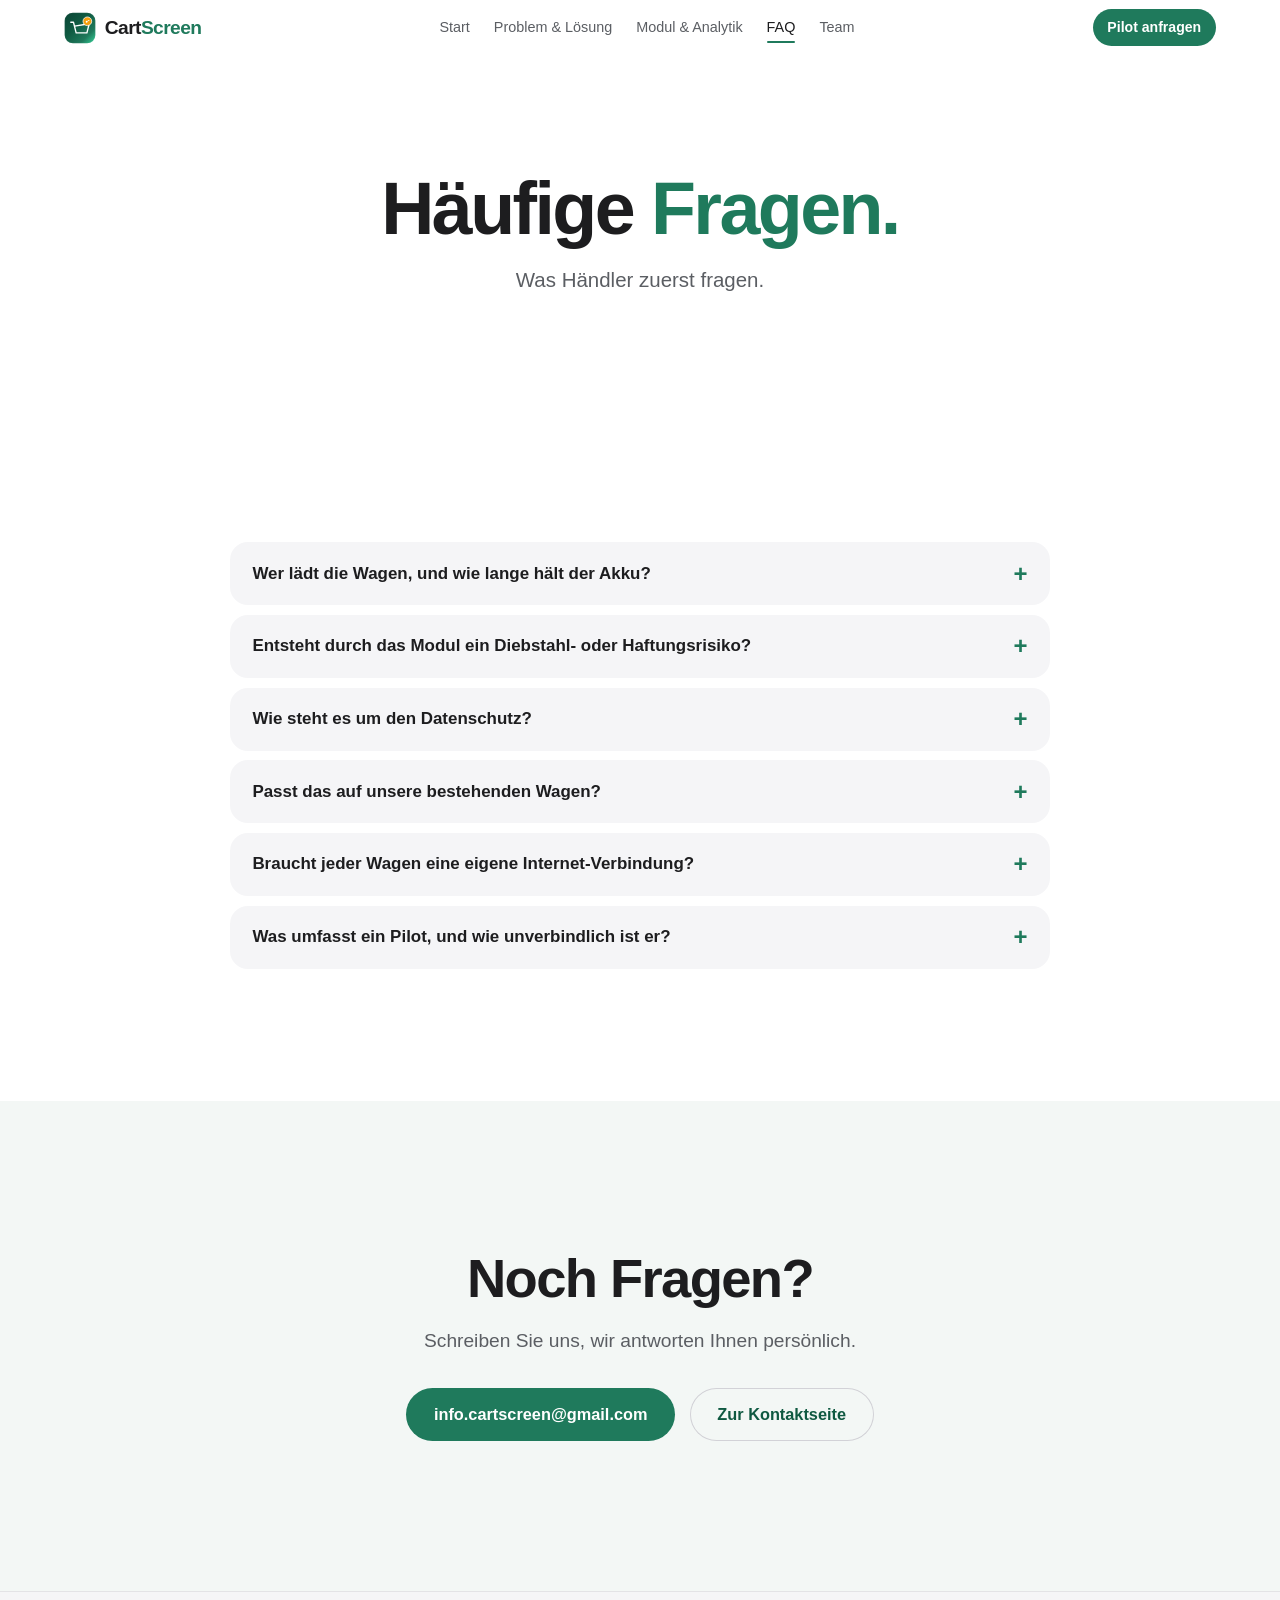
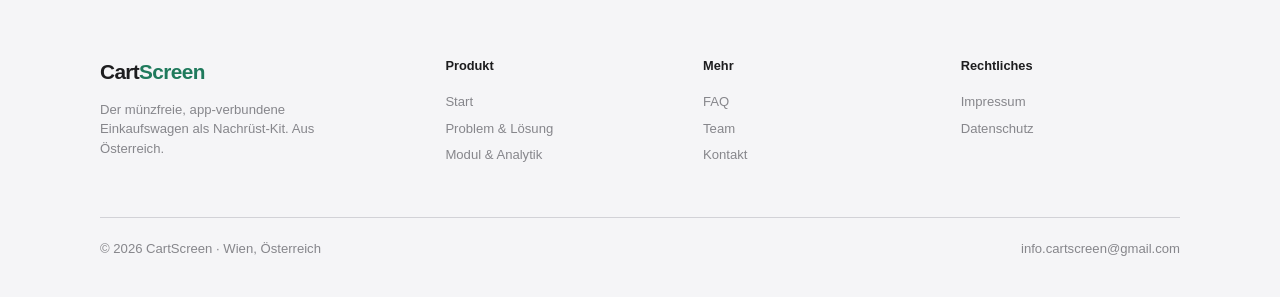
<file: faq.html>
<!DOCTYPE html>
<html lang="de">
<head>
<meta charset="UTF-8" />
<meta name="viewport" content="width=device-width, initial-scale=1.0" />
<title>FAQ · CartScreen</title>
<meta name="description" content="Häufige Fragen zu CartScreen: münzfreies Entsperren, Farbdisplay und Werbung, Standort-Tracking und Datenschutz, Alarm bei Diebstahl, Befestigung, Laden per Stecker, Internet-Anbindung und Ablauf eines Piloten." />
<link rel="canonical" href="https://www.cartscreen.at/faq.html" />
<link rel="icon" href="assets/img/favicon.svg" type="image/svg+xml" />
<link rel="stylesheet" href="css/home.css" />
<noscript><style>.reveal{opacity:1!important;transform:none!important}</style></noscript>
</head>
<body>

<header class="nav" id="nav">
  <a href="index.html" class="nav__brand" aria-label="CartScreen Startseite">
    <span class="logo" aria-hidden="true">
      <svg viewBox="0 0 100 100" width="32" height="32" role="img" aria-label="CartScreen Logo">
        <defs>
          <linearGradient id="tile" x1="0" y1="0" x2="1" y2="1">
            <stop offset="0" stop-color="#0A4434"/>
            <stop offset="0.4" stop-color="#0F5941"/>
            <stop offset="0.75" stop-color="#1F7A5C"/>
            <stop offset="1" stop-color="#34D399"/>
          </linearGradient>
        </defs>
        <rect x="2" y="2" width="96" height="96" rx="26" fill="url(#tile)"/>
        <rect x="2.5" y="2.5" width="95" height="95" rx="25.5" fill="none" stroke="#fff" stroke-opacity="0.18"/>
        <g fill="none" stroke="#fff" stroke-width="7" stroke-linecap="round" stroke-linejoin="round" transform="translate(20 26) scale(0.60)">
          <path d="M2 10 H16 L30 65 H86 L98 18"/>
          <path d="M22 30 L98 18"/>
        </g>
        <circle cx="73" cy="29" r="13.5" fill="#F59E0B" stroke="#fff" stroke-width="2.4"/>
        <g transform="translate(73 29) rotate(-32)" fill="#fff">
          <circle cx="-2.6" cy="0" r="2.8"/>
          <rect x="-0.6" y="-1.2" width="7.5" height="2.4" rx="1"/>
          <rect x="4.4" y="-1.2" width="1.8" height="3.6" rx="0.6"/>
        </g>
      </svg>
    </span>
    <span class="nav__word">Cart<span>Screen</span></span>
  </a>
  <nav class="nav__links" id="nav-links" aria-label="Hauptnavigation">
    <a href="index.html">Start</a>
    <a href="problem-loesung.html">Problem &amp; Lösung</a>
    <a href="modul-analytik.html">Modul &amp; Analytik</a>
    <a href="faq.html" aria-current="page">FAQ</a>
    <a href="team.html">Team</a>
  </nav>
  <a href="kontakt.html" class="btn btn--solid nav__cta">Pilot anfragen</a>
  <button type="button" class="nav__toggle" id="nav-toggle" aria-label="Menü öffnen" aria-expanded="false" aria-controls="nav-links">
    <span></span><span></span><span></span>
  </button>
</header>

<main>

<section class="phero">
  <div class="phero__inner">
    <h1 class="reveal">Häufige <em>Fragen.</em></h1>
    <p class="phero__sub reveal" style="--i:1">Was Händler zuerst fragen.</p>
  </div>
</section>

<section class="sec" id="faq">
  <div class="wrap">
    <div class="faq">
      <details class="faq__item reveal">
        <summary>Wer lädt die Wagen, und wie lange hält der Akku?</summary>
        <p>Ein 18650-Li-Ion-Akku versorgt das Modul. Geladen wird per Stecker über einen USB-C-Anschluss oben am Modul; der Akku bleibt im Modul, kein Wechsel. Das Farbdisplay ist nur während einer Session aktiv, sonst schläft das Modul im Mikroampere-Bereich, so reicht eine Zelle lange. (Eine automatische Lade-Station ohne Einstecken ist als Ausbaustufe geplant.)</p>
      </details>
      <details class="faq__item reveal" style="--i:1">
        <summary>Entsteht durch das Modul ein Diebstahl- oder Haftungsrisiko?</summary>
        <p>CartScreen hat bewusst keine Selbst-Scan- oder Bezahlfunktion am Wagen, also kein Schwund-Risiko wie bei Scan-Carts. Gegen den Diebstahl des Wagens selbst hat das Modul einen <strong>Alarm</strong>: Verlässt ein Wagen ohne aktive Session die Ausgangsschleuse oder wird er manipuliert, schlägt es akustisch und sichtbar an. Das Gehäuse ist robust an der Griffstange montiert; das virtuelle Pfand bleibt der gewohnte Anreiz zum Zurückbringen.</p>
      </details>
      <details class="faq__item reveal" style="--i:2">
        <summary>Wie steht es um den Datenschutz?</summary>
        <p>Die Bewegungs-Analytik ist anonym und kameralos. Die Position entsteht aus Bluetooth-Ankern, IMU und Rad-Odometrie, nicht aus personenbezogenen Daten. Ausgewertet werden Zonen und Wege, nicht einzelne Personen. Wir legen das System DSGVO-konform aus.</p>
      </details>
      <details class="faq__item reveal" style="--i:3">
        <summary>Passt das auf unsere bestehenden Wagen?</summary>
        <p>Das Modul klemmt an die Griffstange gängiger Wanzl-Wagen. Kein neuer Wagen, kein Umbau der Flotte, vollständig wieder abnehmbar. Die Befestigung gehört zu den Punkten, die wir im Pilot pro Wagentyp absichern.</p>
      </details>
      <details class="faq__item reveal" style="--i:4">
        <summary>Braucht jeder Wagen eine eigene Internet-Verbindung?</summary>
        <p>Nein. Die Wagen funken lokal. Eine Sammelstation pro Filiale dient als Gateway ins Internet und für Firmware-Updates. Kein Mobilfunkvertrag pro Wagen, eine Anbindung pro Standort.</p>
      </details>
      <details class="faq__item reveal" style="--i:5">
        <summary>Was umfasst ein Pilot, und wie unverbindlich ist er?</summary>
        <p>Ein Pilot läuft in einer einzigen Filiale mit vorab vereinbarten Konditionen. Der Einbau ist reversibel und jederzeit beendbar. Danach entscheiden Sie auf Basis echter Daten über eine Ausweitung.</p>
      </details>
    </div>
  </div>
</section>

<section class="cta">
  <h2 class="reveal">Noch Fragen?</h2>
  <p class="reveal" style="--i:1">Schreiben Sie uns, wir antworten Ihnen persönlich.</p>
  <div class="cta__row reveal" style="--i:2">
    <a class="btn btn--solid btn--lg" href="mailto:info.cartscreen@gmail.com">info.cartscreen@gmail.com</a>
    <a class="btn btn--ghost btn--lg" href="kontakt.html">Zur Kontaktseite</a>
  </div>
</section>

</main>

<footer class="foot">
  <div class="foot__inner">
    <div class="foot__cols">
      <div class="foot__brand">
        <span class="nav__word">Cart<span>Screen</span></span>
        <p>Der münzfreie, app-verbundene Einkaufswagen als Nachrüst-Kit. Aus Österreich.</p>
      </div>
      <div class="foot__col"><h4>Produkt</h4>
        <a href="index.html">Start</a>
        <a href="problem-loesung.html">Problem &amp; Lösung</a>
        <a href="modul-analytik.html">Modul &amp; Analytik</a>
      </div>
      <div class="foot__col"><h4>Mehr</h4>
        <a href="faq.html">FAQ</a>
        <a href="team.html">Team</a>
        <a href="kontakt.html">Kontakt</a>
      </div>
      <div class="foot__col"><h4>Rechtliches</h4>
        <a href="impressum.html">Impressum</a>
        <a href="datenschutz.html">Datenschutz</a>
      </div>
    </div>
    <div class="foot__base">
      <span>© 2026 CartScreen · Wien, Österreich</span>
      <a href="mailto:info.cartscreen@gmail.com">info.cartscreen@gmail.com</a>
    </div>
  </div>
</footer>

<script src="js/main.js"></script>
</body>
</html>
</file>
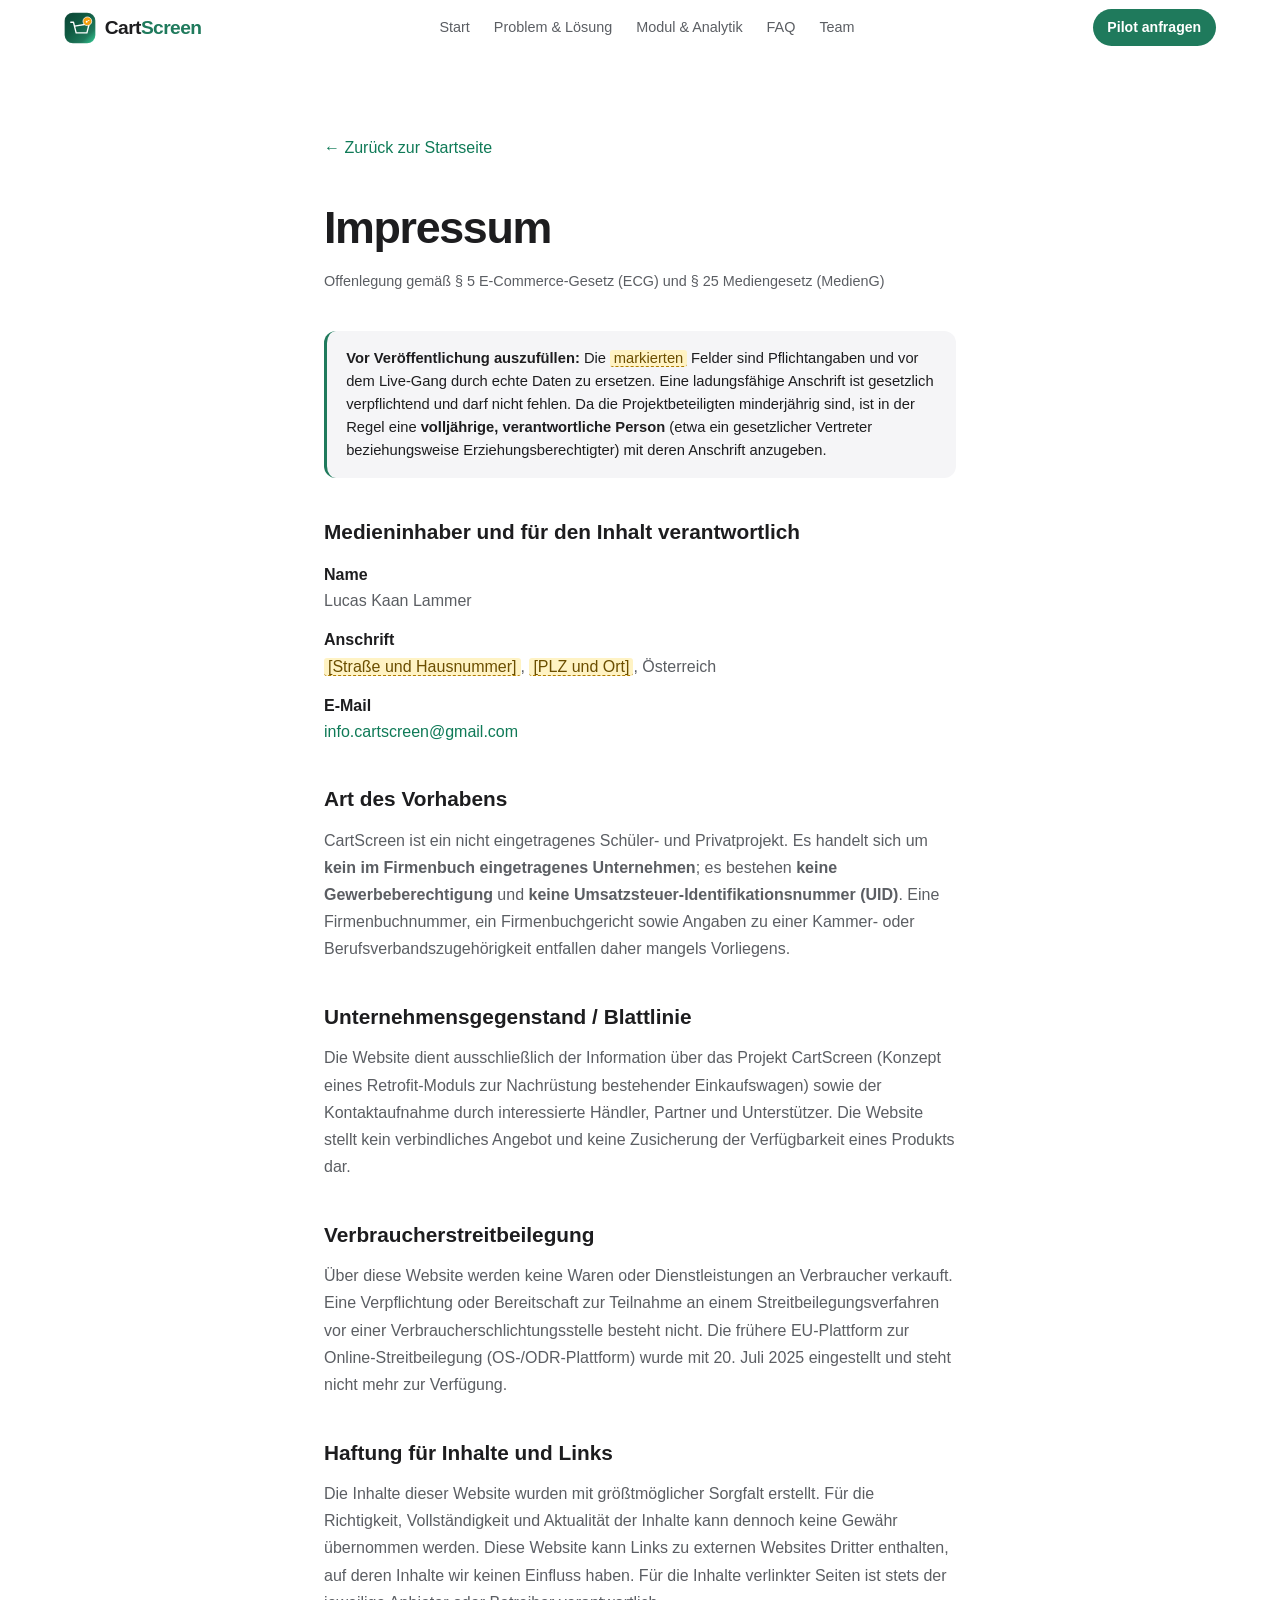
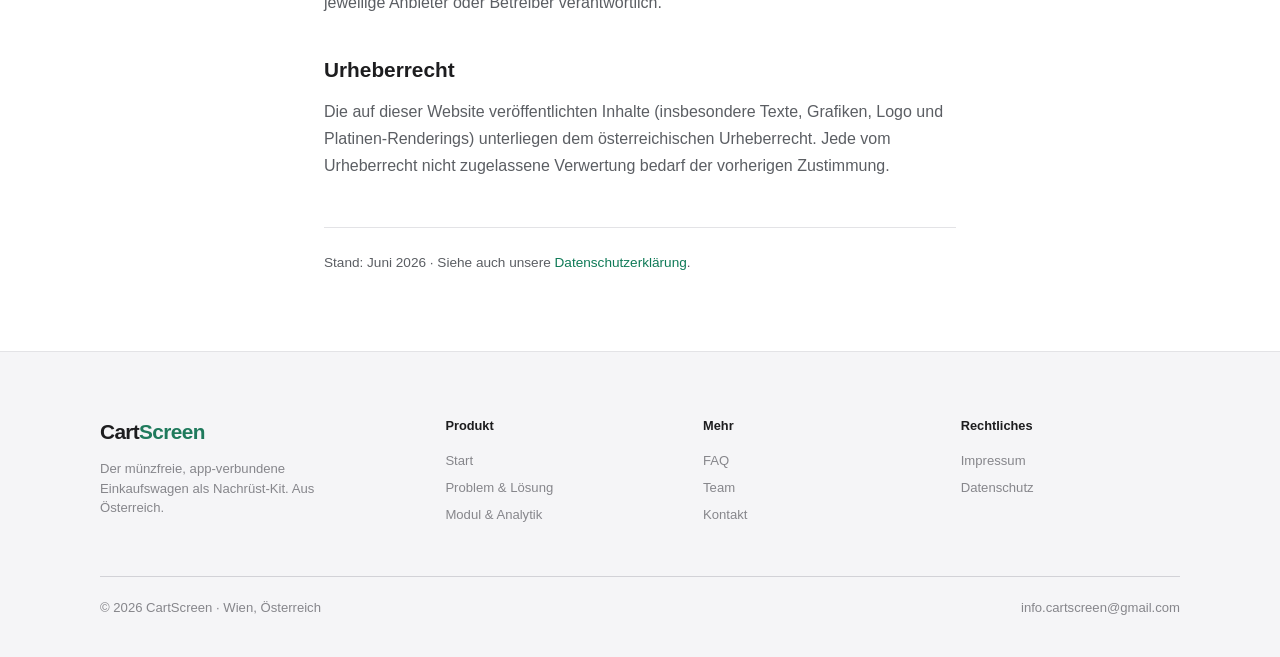
<file: impressum.html>
<!DOCTYPE html>
<html lang="de">
<head>
<meta charset="UTF-8" />
<meta name="viewport" content="width=device-width, initial-scale=1.0" />
<title>Impressum · CartScreen</title>
<meta name="description" content="Impressum und Offenlegung der CartScreen-Website gemäß § 5 ECG und § 25 Mediengesetz." />
<link rel="icon" href="assets/img/favicon.svg" type="image/svg+xml" />
<link rel="stylesheet" href="css/home.css" />
<noscript><style>.reveal{opacity:1!important;transform:none!important}</style></noscript>
</head>
<body>

<header class="nav" id="nav">
  <a href="index.html" class="nav__brand" aria-label="CartScreen Startseite">
    <span class="logo" aria-hidden="true">
      <svg viewBox="0 0 100 100" width="32" height="32" role="img" aria-label="CartScreen Logo">
        <defs>
          <linearGradient id="tile" x1="0" y1="0" x2="1" y2="1">
            <stop offset="0" stop-color="#0A4434"/>
            <stop offset="0.4" stop-color="#0F5941"/>
            <stop offset="0.75" stop-color="#1F7A5C"/>
            <stop offset="1" stop-color="#34D399"/>
          </linearGradient>
        </defs>
        <rect x="2" y="2" width="96" height="96" rx="26" fill="url(#tile)"/>
        <rect x="2.5" y="2.5" width="95" height="95" rx="25.5" fill="none" stroke="#fff" stroke-opacity="0.18"/>
        <g fill="none" stroke="#fff" stroke-width="7" stroke-linecap="round" stroke-linejoin="round" transform="translate(20 26) scale(0.60)">
          <path d="M2 10 H16 L30 65 H86 L98 18"/>
          <path d="M22 30 L98 18"/>
        </g>
        <circle cx="73" cy="29" r="13.5" fill="#F59E0B" stroke="#fff" stroke-width="2.4"/>
        <g transform="translate(73 29) rotate(-32)" fill="#fff">
          <circle cx="-2.6" cy="0" r="2.8"/>
          <rect x="-0.6" y="-1.2" width="7.5" height="2.4" rx="1"/>
          <rect x="4.4" y="-1.2" width="1.8" height="3.6" rx="0.6"/>
        </g>
      </svg>
    </span>
    <span class="nav__word">Cart<span>Screen</span></span>
  </a>
  <nav class="nav__links" id="nav-links" aria-label="Hauptnavigation">
    <a href="index.html">Start</a>
    <a href="problem-loesung.html">Problem &amp; Lösung</a>
    <a href="modul-analytik.html">Modul &amp; Analytik</a>
    <a href="faq.html">FAQ</a>
    <a href="team.html">Team</a>
  </nav>
  <a href="kontakt.html" class="btn btn--solid nav__cta">Pilot anfragen</a>
  <button type="button" class="nav__toggle" id="nav-toggle" aria-label="Menü öffnen" aria-expanded="false" aria-controls="nav-links">
    <span></span><span></span><span></span>
  </button>
</header>

<main class="prose">
  <a class="prose__back" href="index.html">&larr; Zurück zur Startseite</a>
  <h1>Impressum</h1>
  <p class="prose__sub">Offenlegung gemäß § 5 E-Commerce-Gesetz (ECG) und § 25 Mediengesetz (MedienG)</p>

  <div class="prose__note">
    <strong>Vor Veröffentlichung auszufüllen:</strong> Die <span class="ph">markierten</span> Felder sind Pflichtangaben und vor dem Live-Gang durch echte Daten zu ersetzen. Eine ladungsfähige Anschrift ist gesetzlich verpflichtend und darf nicht fehlen. Da die Projektbeteiligten minderjährig sind, ist in der Regel eine <strong>volljährige, verantwortliche Person</strong> (etwa ein gesetzlicher Vertreter beziehungsweise Erziehungsberechtigter) mit deren Anschrift anzugeben.
  </div>

  <h2>Medieninhaber und für den Inhalt verantwortlich</h2>
  <dl>
    <dt>Name</dt>
    <dd>Lucas Kaan Lammer</dd>
    <dt>Anschrift</dt>
    <dd><span class="ph">[Straße und Hausnummer]</span>, <span class="ph">[PLZ und Ort]</span>, Österreich</dd>
    <dt>E-Mail</dt>
    <dd><a href="mailto:info.cartscreen@gmail.com">info.cartscreen@gmail.com</a></dd>
  </dl>

  <h2>Art des Vorhabens</h2>
  <p>
    CartScreen ist ein nicht eingetragenes Schüler- und Privatprojekt. Es handelt sich um
    <strong>kein im Firmenbuch eingetragenes Unternehmen</strong>; es bestehen
    <strong>keine Gewerbeberechtigung</strong> und <strong>keine Umsatzsteuer-Identifikationsnummer (UID)</strong>.
    Eine Firmenbuchnummer, ein Firmenbuchgericht sowie Angaben zu einer Kammer- oder Berufsverbandszugehörigkeit
    entfallen daher mangels Vorliegens.
  </p>

  <h2>Unternehmensgegenstand / Blattlinie</h2>
  <p>
    Die Website dient ausschließlich der Information über das Projekt CartScreen (Konzept eines Retrofit-Moduls
    zur Nachrüstung bestehender Einkaufswagen) sowie der Kontaktaufnahme durch interessierte Händler,
    Partner und Unterstützer. Die Website stellt kein verbindliches Angebot und keine Zusicherung der
    Verfügbarkeit eines Produkts dar.
  </p>

  <h2>Verbraucherstreitbeilegung</h2>
  <p>
    Über diese Website werden keine Waren oder Dienstleistungen an Verbraucher verkauft. Eine Verpflichtung
    oder Bereitschaft zur Teilnahme an einem Streitbeilegungsverfahren vor einer Verbraucherschlichtungsstelle
    besteht nicht. Die frühere EU-Plattform zur Online-Streitbeilegung (OS-/ODR-Plattform) wurde mit
    20.&nbsp;Juli&nbsp;2025 eingestellt und steht nicht mehr zur Verfügung.
  </p>

  <h2>Haftung für Inhalte und Links</h2>
  <p>
    Die Inhalte dieser Website wurden mit größtmöglicher Sorgfalt erstellt. Für die Richtigkeit,
    Vollständigkeit und Aktualität der Inhalte kann dennoch keine Gewähr übernommen werden. Diese Website
    kann Links zu externen Websites Dritter enthalten, auf deren Inhalte wir keinen Einfluss haben. Für die
    Inhalte verlinkter Seiten ist stets der jeweilige Anbieter oder Betreiber verantwortlich.
  </p>

  <h2>Urheberrecht</h2>
  <p>
    Die auf dieser Website veröffentlichten Inhalte (insbesondere Texte, Grafiken, Logo und
    Platinen-Renderings) unterliegen dem österreichischen Urheberrecht. Jede vom Urheberrecht nicht
    zugelassene Verwertung bedarf der vorherigen Zustimmung.
  </p>

  <p class="prose__foot">Stand: Juni 2026 · Siehe auch unsere <a href="datenschutz.html">Datenschutzerklärung</a>.</p>
</main>

<footer class="foot">
  <div class="foot__inner">
    <div class="foot__cols">
      <div class="foot__brand">
        <span class="nav__word">Cart<span>Screen</span></span>
        <p>Der münzfreie, app-verbundene Einkaufswagen als Nachrüst-Kit. Aus Österreich.</p>
      </div>
      <div class="foot__col"><h4>Produkt</h4>
        <a href="index.html">Start</a>
        <a href="problem-loesung.html">Problem &amp; Lösung</a>
        <a href="modul-analytik.html">Modul &amp; Analytik</a>
      </div>
      <div class="foot__col"><h4>Mehr</h4>
        <a href="faq.html">FAQ</a>
        <a href="team.html">Team</a>
        <a href="kontakt.html">Kontakt</a>
      </div>
      <div class="foot__col"><h4>Rechtliches</h4>
        <a href="impressum.html">Impressum</a>
        <a href="datenschutz.html">Datenschutz</a>
      </div>
    </div>
    <div class="foot__base">
      <span>© 2026 CartScreen · Wien, Österreich</span>
      <a href="mailto:info.cartscreen@gmail.com">info.cartscreen@gmail.com</a>
    </div>
  </div>
</footer>

<script src="js/main.js"></script>
</body>
</html>
</file>
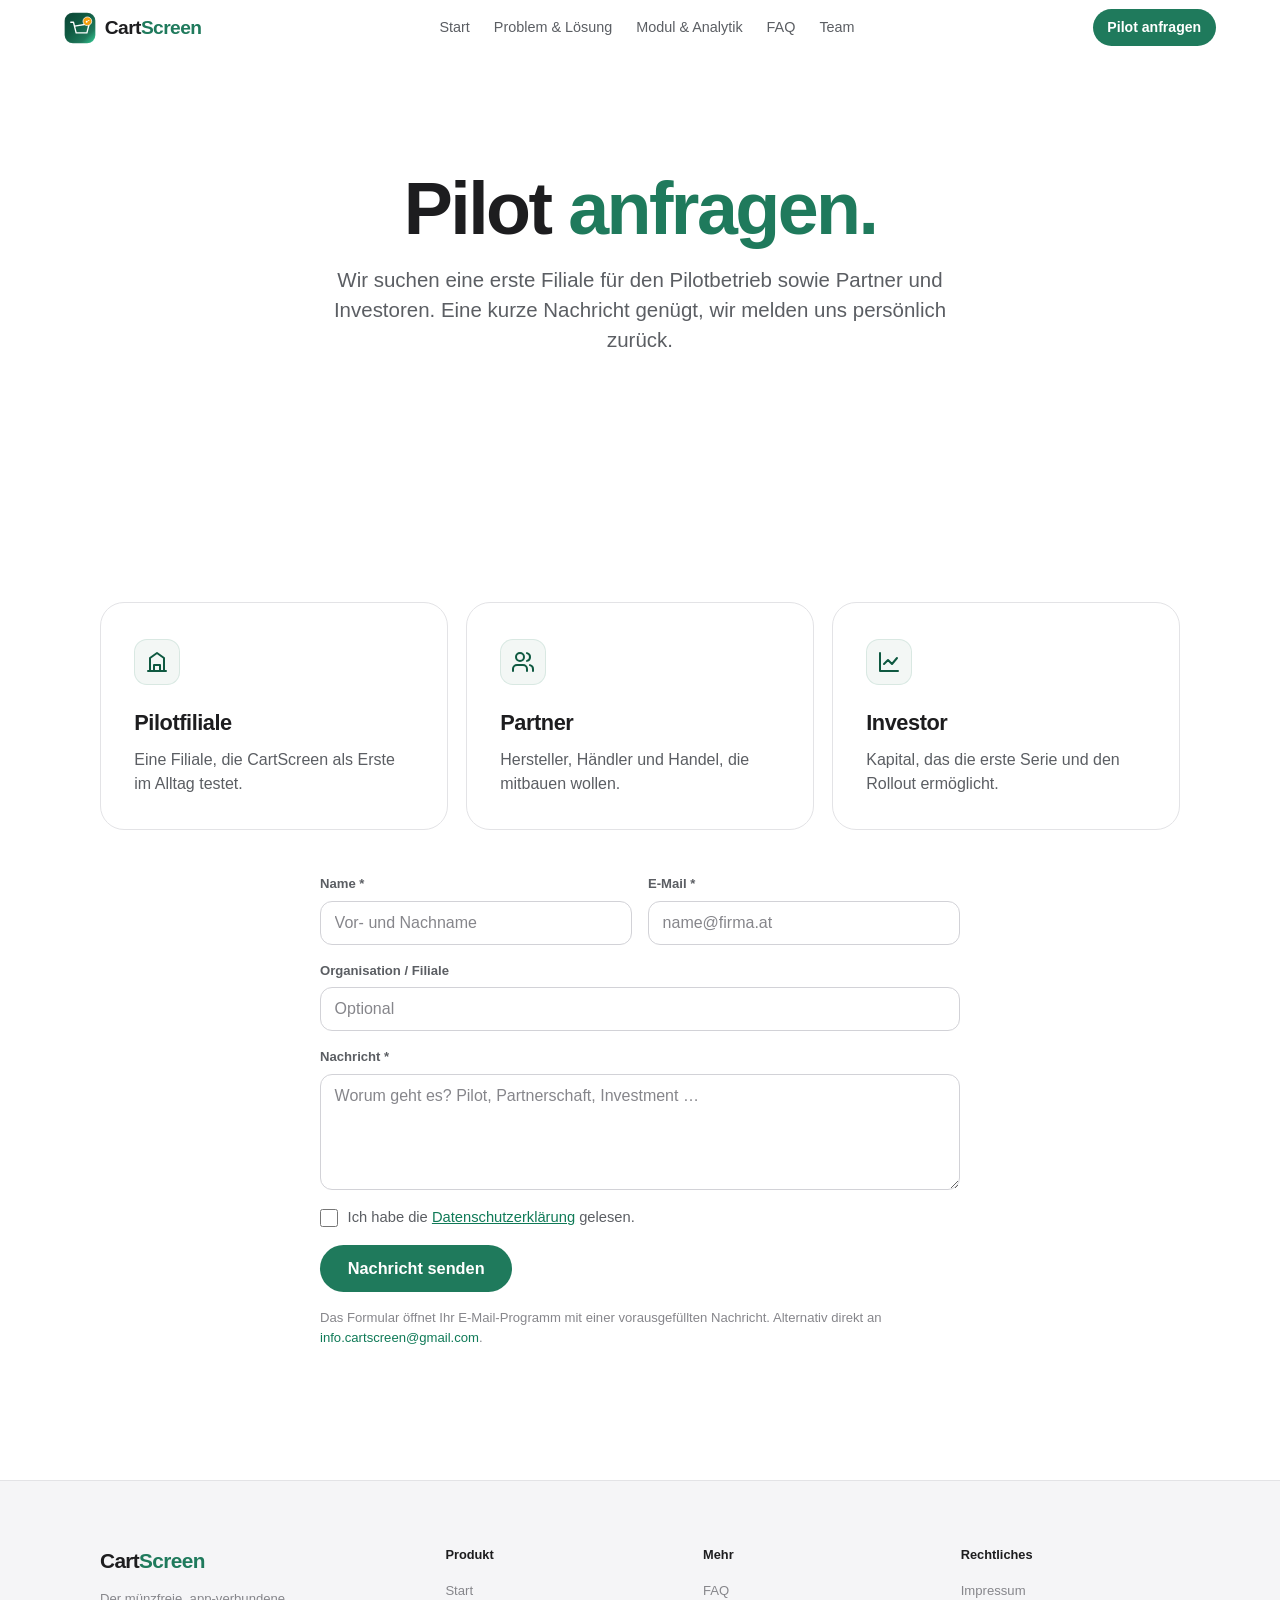
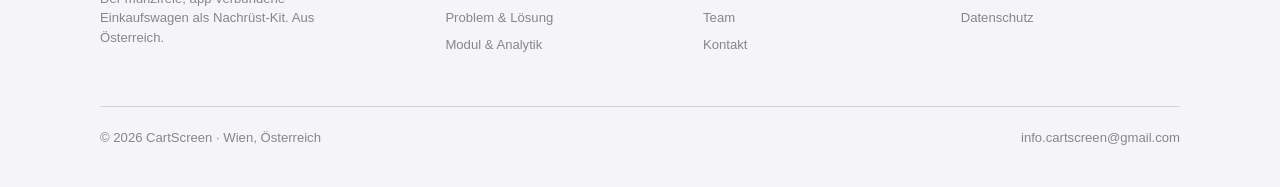
<file: kontakt.html>
<!DOCTYPE html>
<html lang="de">
<head>
<meta charset="UTF-8" />
<meta name="viewport" content="width=device-width, initial-scale=1.0" />
<title>Kontakt · CartScreen</title>
<meta name="description" content="Pilotfiliale, Partner oder Investor? Schreiben Sie uns, wir melden uns persönlich zurück." />
<link rel="canonical" href="https://www.cartscreen.at/kontakt.html" />
<meta property="og:title" content="Kontakt · CartScreen" />
<meta property="og:description" content="Pilotfiliale, Partner oder Investor? Schreiben Sie uns, wir melden uns persönlich zurück." />
<meta name="twitter:title" content="Kontakt · CartScreen" />
<meta name="twitter:description" content="Pilotfiliale, Partner oder Investor? Schreiben Sie uns, wir melden uns persönlich zurück." />
<link rel="icon" href="assets/img/favicon.svg" type="image/svg+xml" />
<link rel="stylesheet" href="css/home.css" />
<noscript><style>.reveal{opacity:1!important;transform:none!important}</style></noscript>
</head>
<body>

<header class="nav" id="nav">
  <a href="index.html" class="nav__brand" aria-label="CartScreen Startseite">
    <span class="logo" aria-hidden="true">
      <svg viewBox="0 0 100 100" width="32" height="32" role="img" aria-label="CartScreen Logo">
        <defs>
          <linearGradient id="tile" x1="0" y1="0" x2="1" y2="1">
            <stop offset="0" stop-color="#0A4434"/>
            <stop offset="0.4" stop-color="#0F5941"/>
            <stop offset="0.75" stop-color="#1F7A5C"/>
            <stop offset="1" stop-color="#34D399"/>
          </linearGradient>
        </defs>
        <rect x="2" y="2" width="96" height="96" rx="26" fill="url(#tile)"/>
        <rect x="2.5" y="2.5" width="95" height="95" rx="25.5" fill="none" stroke="#fff" stroke-opacity="0.18"/>
        <g fill="none" stroke="#fff" stroke-width="7" stroke-linecap="round" stroke-linejoin="round" transform="translate(20 26) scale(0.60)">
          <path d="M2 10 H16 L30 65 H86 L98 18"/>
          <path d="M22 30 L98 18"/>
        </g>
        <circle cx="73" cy="29" r="13.5" fill="#F59E0B" stroke="#fff" stroke-width="2.4"/>
        <g transform="translate(73 29) rotate(-32)" fill="#fff">
          <circle cx="-2.6" cy="0" r="2.8"/>
          <rect x="-0.6" y="-1.2" width="7.5" height="2.4" rx="1"/>
          <rect x="4.4" y="-1.2" width="1.8" height="3.6" rx="0.6"/>
        </g>
      </svg>
    </span>
    <span class="nav__word">Cart<span>Screen</span></span>
  </a>
  <nav class="nav__links" id="nav-links" aria-label="Hauptnavigation">
    <a href="index.html">Start</a>
    <a href="problem-loesung.html">Problem &amp; Lösung</a>
    <a href="modul-analytik.html">Modul &amp; Analytik</a>
    <a href="faq.html">FAQ</a>
    <a href="team.html">Team</a>
  </nav>
  <a href="kontakt.html" class="btn btn--solid nav__cta" aria-current="page">Pilot anfragen</a>
  <button type="button" class="nav__toggle" id="nav-toggle" aria-label="Menü öffnen" aria-expanded="false" aria-controls="nav-links">
    <span></span><span></span><span></span>
  </button>
</header>

<main>
<section class="phero">
  <div class="phero__inner">
    <h1 class="reveal">Pilot <em>anfragen.</em></h1>
    <p class="phero__sub reveal" style="--i:1">Wir suchen eine erste Filiale für den Pilotbetrieb sowie Partner und Investoren. Eine kurze Nachricht genügt, wir melden uns persönlich zurück.</p>
  </div>
</section>

<section class="sec" id="kontakt">
  <div class="wrap">
    <div class="bento">
      <div class="bento__box reveal">
        <span class="bento__ic">
          <svg viewBox="0 0 24 24" width="24" height="24" fill="none" stroke="currentColor" stroke-width="2" stroke-linecap="round" stroke-linejoin="round" aria-hidden="true"><path d="M3 21h18"/><path d="M5 21V8l7-5 7 5v13"/><path d="M9 21v-6h6v6"/></svg>
        </span>
        <h3>Pilotfiliale</h3>
        <p>Eine Filiale, die CartScreen als Erste im Alltag testet.</p>
      </div>
      <div class="bento__box reveal" style="--i:1">
        <span class="bento__ic">
          <svg viewBox="0 0 24 24" width="24" height="24" fill="none" stroke="currentColor" stroke-width="2" stroke-linecap="round" stroke-linejoin="round" aria-hidden="true"><path d="M16 21v-2a4 4 0 0 0-4-4H6a4 4 0 0 0-4 4v2"/><circle cx="9" cy="7" r="4"/><path d="M22 21v-2a4 4 0 0 0-3-3.87"/><path d="M16 3.13a4 4 0 0 1 0 7.75"/></svg>
        </span>
        <h3>Partner</h3>
        <p>Hersteller, Händler und Handel, die mitbauen wollen.</p>
      </div>
      <div class="bento__box reveal" style="--i:2">
        <span class="bento__ic">
          <svg viewBox="0 0 24 24" width="24" height="24" fill="none" stroke="currentColor" stroke-width="2" stroke-linecap="round" stroke-linejoin="round" aria-hidden="true"><path d="M3 3v18h18"/><path d="m7 14 4-4 4 4 5-6"/></svg>
        </span>
        <h3>Investor</h3>
        <p>Kapital, das die erste Serie und den Rollout ermöglicht.</p>
      </div>
    </div>

    <form id="kontaktform" class="form reveal" style="--i:3" novalidate>
      <div class="form__row">
        <label class="form__field">
          <span>Name *</span>
          <input id="kf-name" name="name" type="text" required autocomplete="name" placeholder="Vor- und Nachname" />
        </label>
        <label class="form__field">
          <span>E-Mail *</span>
          <input id="kf-email" name="email" type="email" required autocomplete="email" placeholder="name@firma.at" />
        </label>
      </div>
      <label class="form__field">
        <span>Organisation / Filiale</span>
        <input id="kf-org" name="org" type="text" autocomplete="organization" placeholder="Optional" />
      </label>
      <label class="form__field">
        <span>Nachricht *</span>
        <textarea id="kf-msg" name="msg" rows="5" required placeholder="Worum geht es? Pilot, Partnerschaft, Investment …"></textarea>
      </label>
      <label class="form__check">
        <input id="kf-consent" type="checkbox" required />
        <span>Ich habe die <a href="datenschutz.html" target="_blank" rel="noopener">Datenschutzerklärung</a> gelesen.</span>
      </label>
      <button type="submit" class="btn btn--solid btn--lg">Nachricht senden</button>
      <p id="kontakt-status" class="form__status" role="status" hidden></p>
      <p class="form__hint">Das Formular öffnet Ihr E-Mail-Programm mit einer vorausgefüllten Nachricht. Alternativ direkt an <a href="mailto:info.cartscreen@gmail.com">info.cartscreen@gmail.com</a>.</p>
    </form>
  </div>
</section>
</main>

<footer class="foot">
  <div class="foot__inner">
    <div class="foot__cols">
      <div class="foot__brand">
        <span class="nav__word">Cart<span>Screen</span></span>
        <p>Der münzfreie, app-verbundene Einkaufswagen als Nachrüst-Kit. Aus Österreich.</p>
      </div>
      <div class="foot__col"><h4>Produkt</h4>
        <a href="index.html">Start</a>
        <a href="problem-loesung.html">Problem &amp; Lösung</a>
        <a href="modul-analytik.html">Modul &amp; Analytik</a>
      </div>
      <div class="foot__col"><h4>Mehr</h4>
        <a href="faq.html">FAQ</a>
        <a href="team.html">Team</a>
        <a href="kontakt.html">Kontakt</a>
      </div>
      <div class="foot__col"><h4>Rechtliches</h4>
        <a href="impressum.html">Impressum</a>
        <a href="datenschutz.html">Datenschutz</a>
      </div>
    </div>
    <div class="foot__base">
      <span>© 2026 CartScreen · Wien, Österreich</span>
      <a href="mailto:info.cartscreen@gmail.com">info.cartscreen@gmail.com</a>
    </div>
  </div>
</footer>

<script src="js/main.js"></script>
</body>
</html>
</file>
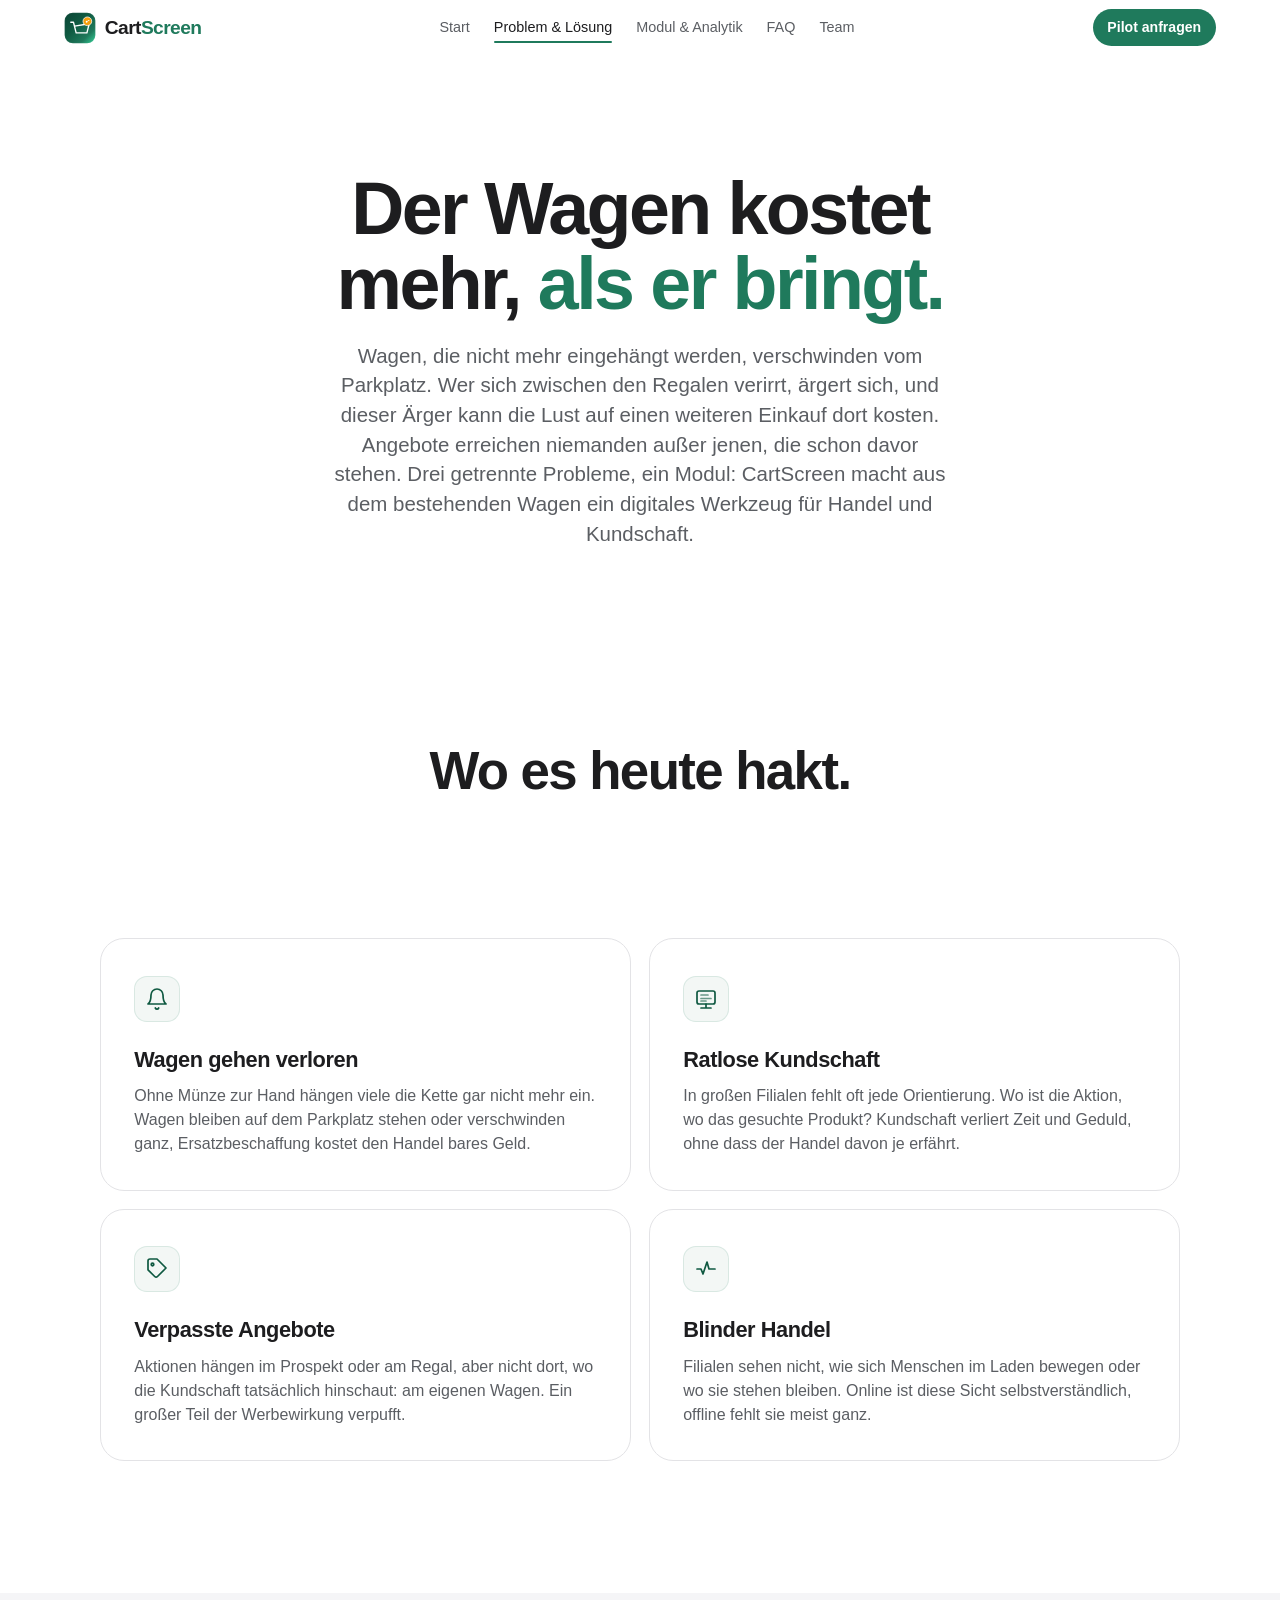
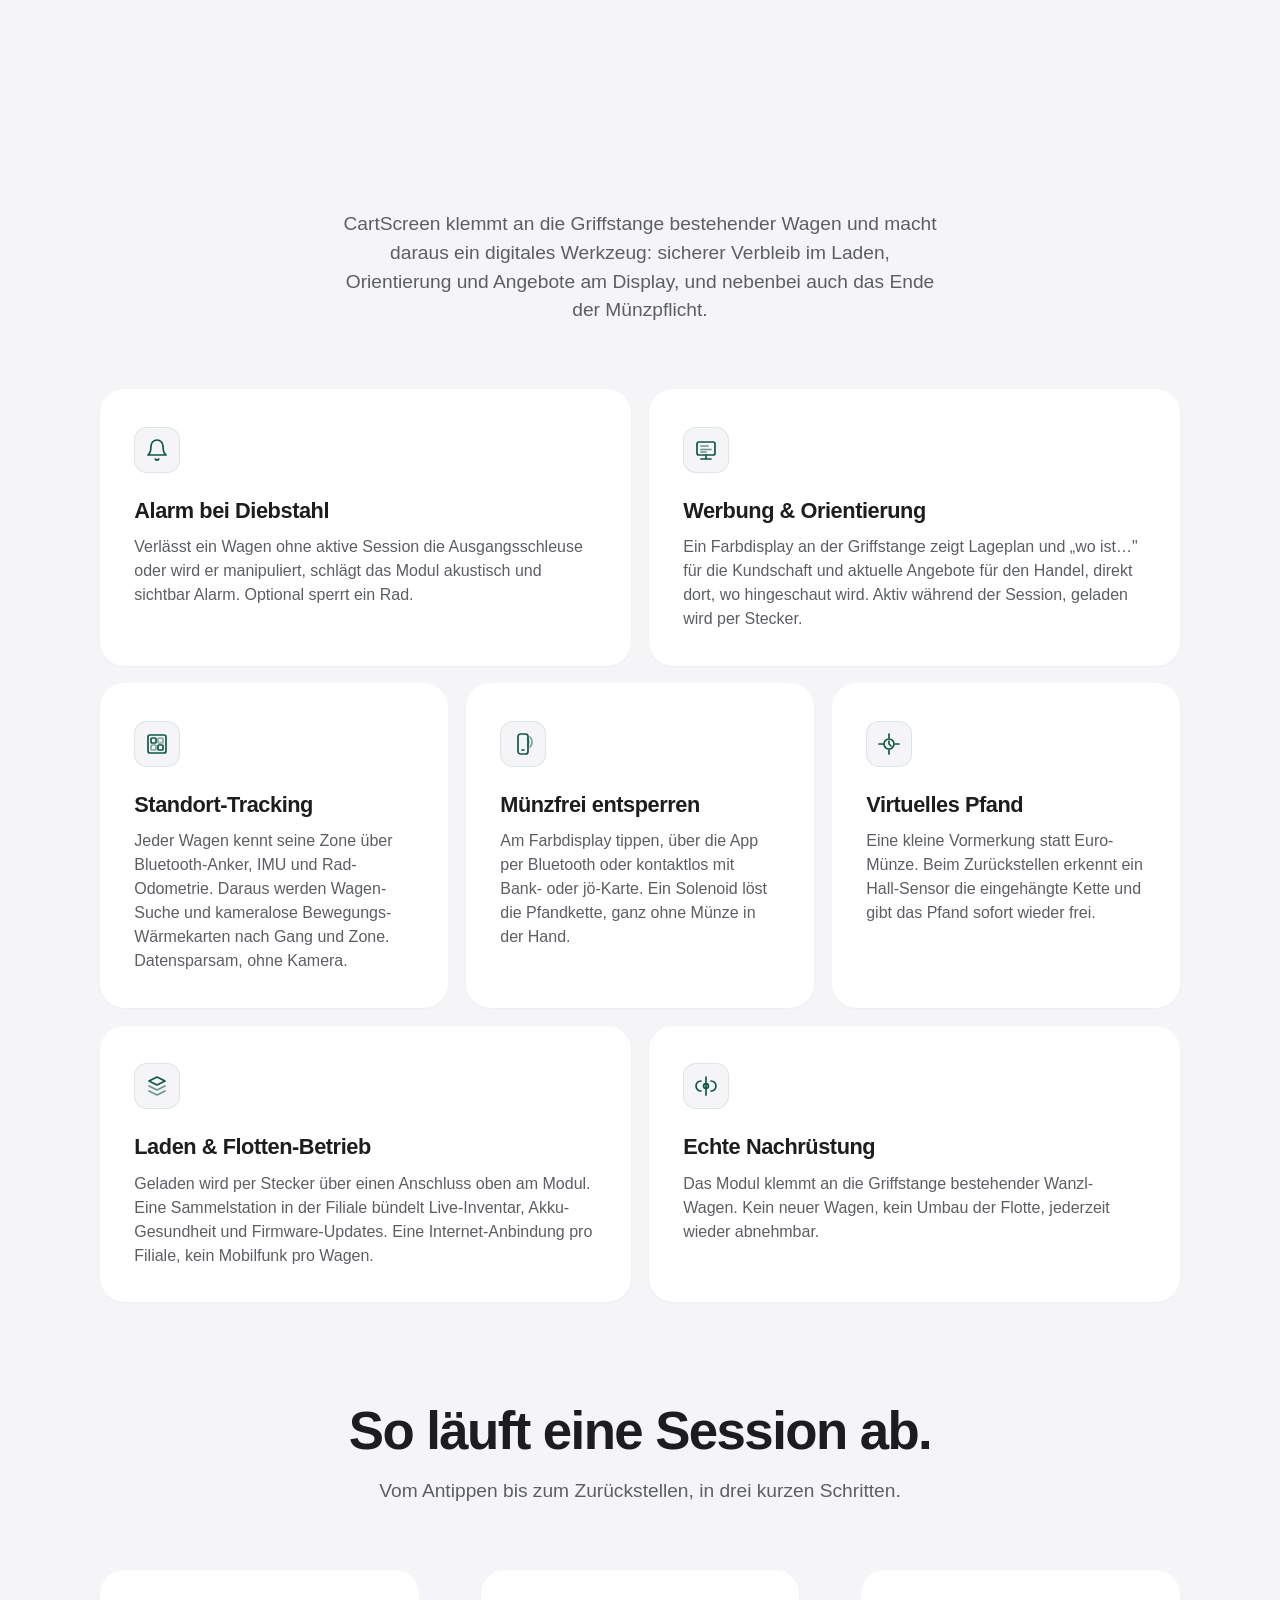
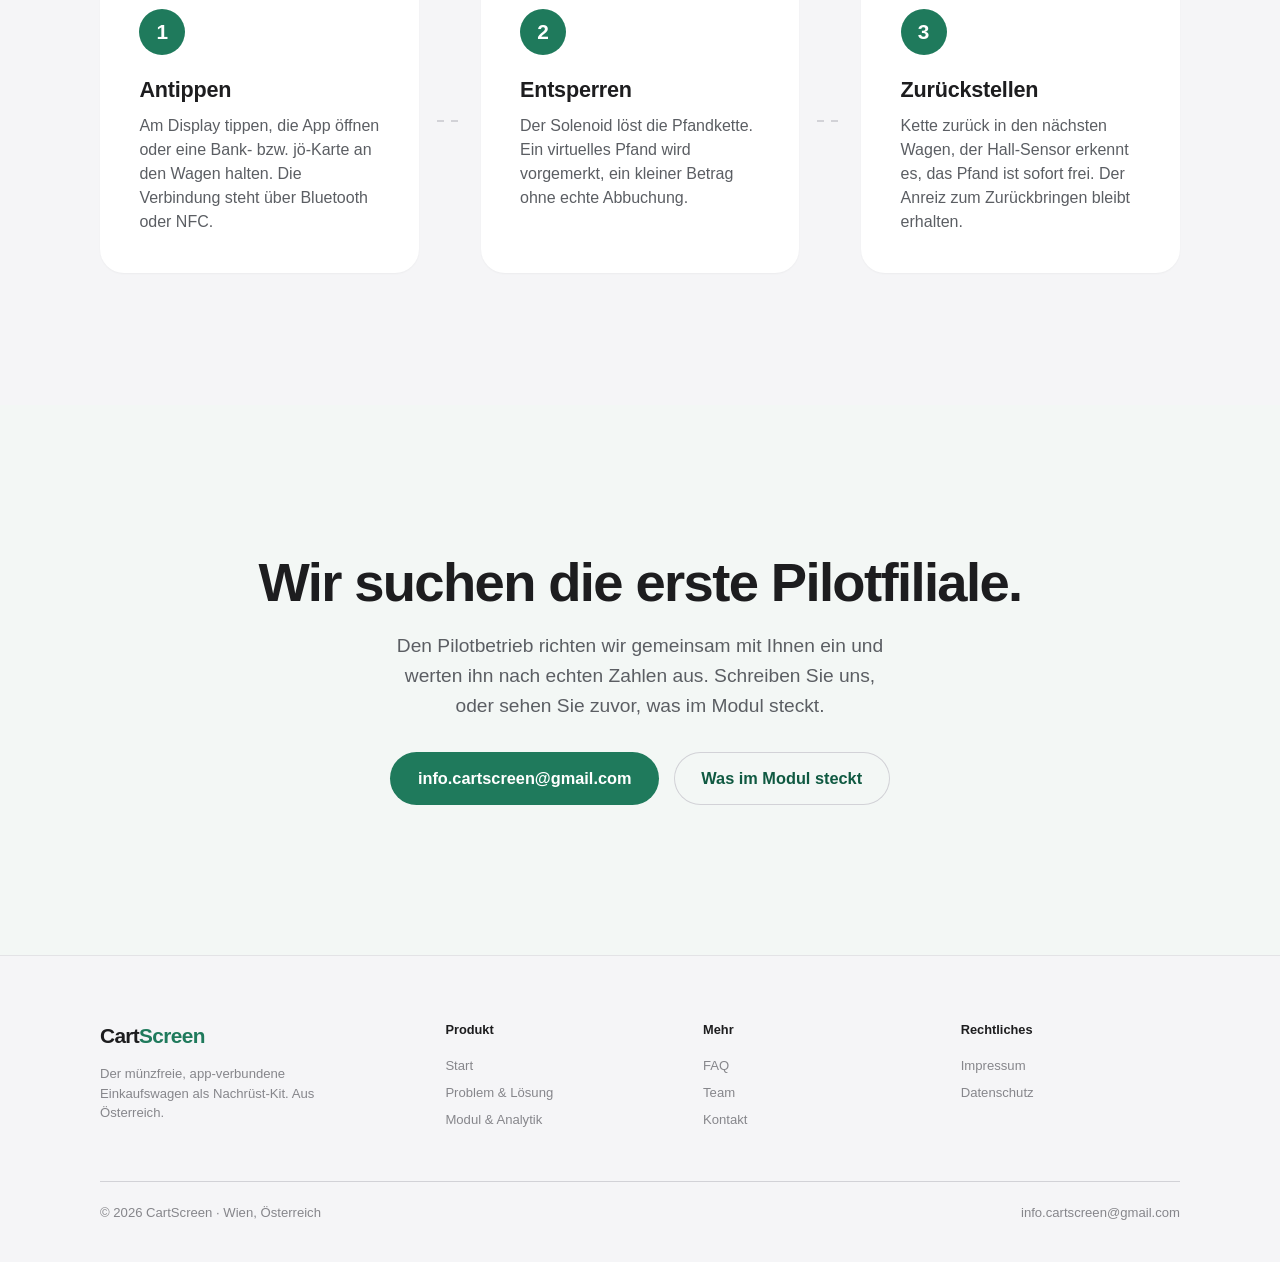
<file: problem-loesung.html>
<!DOCTYPE html>
<html lang="de">
<head>
<meta charset="UTF-8" />
<meta name="viewport" content="width=device-width, initial-scale=1.0" />
<title>Problem & Lösung · CartScreen</title>
<meta name="description" content="Wagenschwund, ratlose Kundschaft und verpasste Angebote: die Probleme im stationären Handel und wie CartScreen sie mit einem Nachrüst-Modul löst, inklusive Diebstahlschutz, Orientierung am Display und Standort-Tracking." />
<link rel="canonical" href="https://www.cartscreen.at/problem-loesung.html" />
<meta property="og:type" content="website" />
<meta property="og:title" content="Problem & Lösung · CartScreen" />
<meta property="og:description" content="Wagen, die verschwinden. Kundschaft, die sich verläuft. Angebote, die niemand sieht. CartScreen macht aus dem bestehenden Einkaufswagen ein digitales Werkzeug, als einfaches Nachrüst-Kit." />
<meta property="og:url" content="https://www.cartscreen.at/problem-loesung.html" />
<meta name="twitter:card" content="summary" />
<meta name="twitter:title" content="Problem & Lösung · CartScreen" />
<meta name="twitter:description" content="Wagen, die verschwinden. Kundschaft, die sich verläuft. Angebote, die niemand sieht. CartScreen macht aus dem bestehenden Einkaufswagen ein digitales Werkzeug, als einfaches Nachrüst-Kit." />
<link rel="icon" href="assets/img/favicon.svg" type="image/svg+xml" />
<link rel="stylesheet" href="css/home.css" />
<noscript><style>.reveal{opacity:1!important;transform:none!important}</style></noscript>
</head>
<body>

<header class="nav" id="nav">
  <a href="index.html" class="nav__brand" aria-label="CartScreen Startseite">
    <span class="logo" aria-hidden="true">
      <svg viewBox="0 0 100 100" width="32" height="32" role="img" aria-label="CartScreen Logo">
        <defs>
          <linearGradient id="tile" x1="0" y1="0" x2="1" y2="1">
            <stop offset="0" stop-color="#0A4434"/>
            <stop offset="0.4" stop-color="#0F5941"/>
            <stop offset="0.75" stop-color="#1F7A5C"/>
            <stop offset="1" stop-color="#34D399"/>
          </linearGradient>
        </defs>
        <rect x="2" y="2" width="96" height="96" rx="26" fill="url(#tile)"/>
        <rect x="2.5" y="2.5" width="95" height="95" rx="25.5" fill="none" stroke="#fff" stroke-opacity="0.18"/>
        <g fill="none" stroke="#fff" stroke-width="7" stroke-linecap="round" stroke-linejoin="round" transform="translate(20 26) scale(0.60)">
          <path d="M2 10 H16 L30 65 H86 L98 18"/>
          <path d="M22 30 L98 18"/>
        </g>
        <circle cx="73" cy="29" r="13.5" fill="#F59E0B" stroke="#fff" stroke-width="2.4"/>
        <g transform="translate(73 29) rotate(-32)" fill="#fff">
          <circle cx="-2.6" cy="0" r="2.8"/>
          <rect x="-0.6" y="-1.2" width="7.5" height="2.4" rx="1"/>
          <rect x="4.4" y="-1.2" width="1.8" height="3.6" rx="0.6"/>
        </g>
      </svg>
    </span>
    <span class="nav__word">Cart<span>Screen</span></span>
  </a>
  <nav class="nav__links" id="nav-links" aria-label="Hauptnavigation">
    <a href="index.html">Start</a>
    <a href="problem-loesung.html" aria-current="page">Problem &amp; Lösung</a>
    <a href="modul-analytik.html">Modul &amp; Analytik</a>
    <a href="faq.html">FAQ</a>
    <a href="team.html">Team</a>
  </nav>
  <a href="kontakt.html" class="btn btn--solid nav__cta">Pilot anfragen</a>
  <button type="button" class="nav__toggle" id="nav-toggle" aria-label="Menü öffnen" aria-expanded="false" aria-controls="nav-links">
    <span></span><span></span><span></span>
  </button>
</header>

<main>

<!-- ====================== PAGE HERO ====================== -->
<section class="phero">
  <div class="phero__inner">
    <h1 class="reveal">Der Wagen kostet mehr, <em>als er bringt.</em></h1>
    <p class="phero__sub reveal" style="--i:1">
      Wagen, die nicht mehr eingehängt werden, verschwinden vom Parkplatz. Wer sich zwischen den
      Regalen verirrt, ärgert sich, und dieser Ärger kann die Lust auf einen weiteren Einkauf
      dort kosten. Angebote erreichen niemanden außer jenen, die schon davor stehen. Drei
      getrennte Probleme, ein Modul: CartScreen macht aus dem bestehenden Wagen ein digitales
      Werkzeug für Handel und Kundschaft.
    </p>
  </div>
</section>

<!-- ====================== PROBLEM ====================== -->
<section class="sec" id="problem">
  <div class="wrap">
    <div class="sec__head">
      <h2 class="reveal">Wo es heute hakt.</h2>
      <p class="reveal" style="--i:1">
        Vier Gründe, warum der klassische Einkaufswagen weder der Kundschaft noch dem Handel
        etwas bringt.
      </p>
    </div>

    <div class="bento">
      <div class="bento__box bento__box--wide reveal">
        <span class="bento__ic">
          <svg viewBox="0 0 24 24" fill="none" stroke="currentColor" stroke-width="1.7" stroke-linecap="round" stroke-linejoin="round"><path d="M18 8a6 6 0 0 0-12 0c0 7-3 9-3 9h18s-3-2-3-9"/><path d="M10.3 21a1.9 1.9 0 0 0 3.4 0"/></svg>
        </span>
        <h3>Wagen gehen verloren</h3>
        <p>Ohne Münze zur Hand hängen viele die Kette gar nicht mehr ein. Wagen bleiben auf dem Parkplatz stehen oder verschwinden ganz, Ersatzbeschaffung kostet den Handel bares Geld.</p>
      </div>
      <div class="bento__box bento__box--wide reveal" style="--i:1">
        <span class="bento__ic">
          <svg viewBox="0 0 24 24" fill="none" stroke="currentColor" stroke-width="1.7" stroke-linecap="round" stroke-linejoin="round"><rect x="3" y="4" width="18" height="13" rx="2"/><path d="M7 21h10M12 17v4"/><path d="M7 8h7M7 11.5h10M7 14h5" opacity="0.6"/></svg>
        </span>
        <h3>Ratlose Kundschaft</h3>
        <p>In großen Filialen fehlt oft jede Orientierung. Wo ist die Aktion, wo das gesuchte Produkt? Kundschaft verliert Zeit und Geduld, ohne dass der Handel davon je erfährt.</p>
      </div>
      <div class="bento__box bento__box--wide reveal" style="--i:2">
        <span class="bento__ic">
          <svg viewBox="0 0 24 24" fill="none" stroke="currentColor" stroke-width="1.7" stroke-linecap="round" stroke-linejoin="round"><path d="M12 2 21 11 12.5 19.5a2 2 0 0 1-2.8 0L3 12.8V4a2 2 0 0 1 2-2h7Z"/><circle cx="7.5" cy="7.5" r="1.3"/></svg>
        </span>
        <h3>Verpasste Angebote</h3>
        <p>Aktionen hängen im Prospekt oder am Regal, aber nicht dort, wo die Kundschaft tatsächlich hinschaut: am eigenen Wagen. Ein großer Teil der Werbewirkung verpufft.</p>
      </div>
      <div class="bento__box bento__box--wide reveal" style="--i:3">
        <span class="bento__ic">
          <svg viewBox="0 0 24 24" fill="none" stroke="currentColor" stroke-width="1.7" stroke-linecap="round" stroke-linejoin="round"><path d="M3 12h4l2 5 4-12 2 7h6"/></svg>
        </span>
        <h3>Blinder Handel</h3>
        <p>Filialen sehen nicht, wie sich Menschen im Laden bewegen oder wo sie stehen bleiben. Online ist diese Sicht selbstverständlich, offline fehlt sie meist ganz.</p>
      </div>
    </div>
  </div>
</section>

<!-- ====================== LÖSUNG ====================== -->
<section class="sec sec--alt" id="loesung">
  <div class="wrap">
    <div class="sec__head">
      <h2 class="reveal">Ein Modul, das mitdenkt.</h2>
      <p class="reveal" style="--i:1">
        CartScreen klemmt an die Griffstange bestehender Wagen und macht daraus ein digitales
        Werkzeug: sicherer Verbleib im Laden, Orientierung und Angebote am Display, und nebenbei
        auch das Ende der Münzpflicht.
      </p>
    </div>

    <div class="bento">
      <div class="bento__box bento__box--wide reveal">
        <span class="bento__ic">
          <svg viewBox="0 0 24 24" fill="none" stroke="currentColor" stroke-width="1.7" stroke-linecap="round" stroke-linejoin="round"><path d="M18 8a6 6 0 0 0-12 0c0 7-3 9-3 9h18s-3-2-3-9"/><path d="M10.3 21a1.9 1.9 0 0 0 3.4 0"/></svg>
        </span>
        <h3>Alarm bei Diebstahl</h3>
        <p>Verlässt ein Wagen ohne aktive Session die Ausgangsschleuse oder wird er manipuliert, schlägt das Modul akustisch und sichtbar Alarm. Optional sperrt ein Rad.</p>
      </div>
      <div class="bento__box bento__box--wide reveal" style="--i:1">
        <span class="bento__ic">
          <svg viewBox="0 0 24 24" fill="none" stroke="currentColor" stroke-width="1.7" stroke-linecap="round" stroke-linejoin="round"><rect x="3" y="4" width="18" height="13" rx="2"/><path d="M7 21h10M12 17v4"/><path d="M7 8h7M7 11.5h10M7 14h5" opacity="0.6"/></svg>
        </span>
        <h3>Werbung &amp; Orientierung</h3>
        <p>Ein Farbdisplay an der Griffstange zeigt Lageplan und „wo ist…" für die Kundschaft und aktuelle Angebote für den Handel, direkt dort, wo hingeschaut wird. Aktiv während der Session, geladen wird per Stecker.</p>
      </div>
      <div class="bento__box reveal" style="--i:2">
        <span class="bento__ic">
          <svg viewBox="0 0 24 24" fill="none" stroke="currentColor" stroke-width="1.7" stroke-linecap="round" stroke-linejoin="round"><rect x="3" y="3" width="18" height="18" rx="2"/><rect x="6" y="6" width="5" height="5" rx="1"/><rect x="13" y="6" width="5" height="5" rx="1" opacity="0.5"/><rect x="6" y="13" width="5" height="5" rx="1" opacity="0.5"/><rect x="13" y="13" width="5" height="5" rx="1"/></svg>
        </span>
        <h3>Standort-Tracking</h3>
        <p>Jeder Wagen kennt seine Zone über Bluetooth-Anker, IMU und Rad-Odometrie. Daraus werden Wagen-Suche und kameralose Bewegungs-Wärmekarten nach Gang und Zone. Datensparsam, ohne Kamera.</p>
      </div>
      <div class="bento__box reveal" style="--i:3">
        <span class="bento__ic">
          <svg viewBox="0 0 24 24" fill="none" stroke="currentColor" stroke-width="1.7" stroke-linecap="round" stroke-linejoin="round"><rect x="7" y="2" width="10" height="20" rx="2.5"/><path d="M11 18h2"/><path d="M16.5 7a4 4 0 0 1 0 6M19 5a7 7 0 0 1 0 10" opacity="0.55"/></svg>
        </span>
        <h3>Münzfrei entsperren</h3>
        <p>Am Farbdisplay tippen, über die App per Bluetooth oder kontaktlos mit Bank- oder jö-Karte. Ein Solenoid löst die Pfandkette, ganz ohne Münze in der Hand.</p>
      </div>
      <div class="bento__box reveal" style="--i:4">
        <span class="bento__ic">
          <svg viewBox="0 0 24 24" fill="none" stroke="currentColor" stroke-width="1.7" stroke-linecap="round" stroke-linejoin="round"><path d="M12 2v4M12 18v4M2 12h4M18 12h4"/><circle cx="12" cy="12" r="5"/><path d="M12 9v3l2 2"/></svg>
        </span>
        <h3>Virtuelles Pfand</h3>
        <p>Eine kleine Vormerkung statt Euro-Münze. Beim Zurückstellen erkennt ein Hall-Sensor die eingehängte Kette und gibt das Pfand sofort wieder frei.</p>
      </div>
      <div class="bento__box bento__box--wide reveal" style="--i:5">
        <span class="bento__ic">
          <svg viewBox="0 0 24 24" fill="none" stroke="currentColor" stroke-width="1.7" stroke-linecap="round" stroke-linejoin="round"><path d="M4 7l8-4 8 4-8 4-8-4Z"/><path d="M4 12l8 4 8-4M4 17l8 4 8-4" opacity="0.6"/></svg>
        </span>
        <h3>Laden &amp; Flotten-Betrieb</h3>
        <p>Geladen wird per Stecker über einen Anschluss oben am Modul. Eine Sammelstation in der Filiale bündelt Live-Inventar, Akku-Gesundheit und Firmware-Updates. Eine Internet-Anbindung pro Filiale, kein Mobilfunk pro Wagen.</p>
      </div>
      <div class="bento__box bento__box--wide reveal" style="--i:6">
        <span class="bento__ic">
          <svg viewBox="0 0 24 24" fill="none" stroke="currentColor" stroke-width="1.7" stroke-linecap="round" stroke-linejoin="round"><path d="M12 3v18"/><path d="M7 7a5 5 0 0 0 0 10M17 7a5 5 0 0 1 0 10"/><circle cx="12" cy="12" r="2.4"/></svg>
        </span>
        <h3>Echte Nachrüstung</h3>
        <p>Das Modul klemmt an die Griffstange bestehender Wanzl-Wagen. Kein neuer Wagen, kein Umbau der Flotte, jederzeit wieder abnehmbar.</p>
      </div>
    </div>

    <div class="sec__head" style="margin-top:clamp(72px,8vw,112px)">
      <h2 class="reveal">So läuft eine Session ab.</h2>
      <p class="reveal" style="--i:1">Vom Antippen bis zum Zurückstellen, in drei kurzen Schritten.</p>
    </div>

    <!-- inline 3-step flow -->
    <ol class="steps" id="ablauf" aria-label="Ablauf in drei Schritten">
      <li class="step reveal" style="--i:1">
        <span class="step__n">1</span>
        <h3>Antippen</h3>
        <p>Am Display tippen, die App öffnen oder eine Bank- bzw. jö-Karte an den Wagen halten. Die Verbindung steht über Bluetooth oder NFC.</p>
      </li>
      <li class="step__line reveal" style="--i:2" aria-hidden="true"></li>
      <li class="step reveal" style="--i:3">
        <span class="step__n">2</span>
        <h3>Entsperren</h3>
        <p>Der Solenoid löst die Pfandkette. Ein virtuelles Pfand wird vorgemerkt, ein kleiner Betrag ohne echte Abbuchung.</p>
      </li>
      <li class="step__line reveal" style="--i:4" aria-hidden="true"></li>
      <li class="step reveal" style="--i:5">
        <span class="step__n">3</span>
        <h3>Zurückstellen</h3>
        <p>Kette zurück in den nächsten Wagen, der Hall-Sensor erkennt es, das Pfand ist sofort frei. Der Anreiz zum Zurückbringen bleibt erhalten.</p>
      </li>
    </ol>
  </div>
</section>

<!-- ====================== CTA ====================== -->
<section class="cta">
  <h2 class="reveal">Wir suchen die erste Pilotfiliale.</h2>
  <p class="reveal" style="--i:1">
    Den Pilotbetrieb richten wir gemeinsam mit Ihnen ein und werten ihn nach echten Zahlen aus.
    Schreiben Sie uns, oder sehen Sie zuvor, was im Modul steckt.
  </p>
  <div class="cta__row reveal" style="--i:2">
    <a class="btn btn--solid btn--lg" href="mailto:info.cartscreen@gmail.com">info.cartscreen@gmail.com</a>
    <a class="btn btn--ghost btn--lg" href="modul-analytik.html#modul">Was im Modul steckt</a>
  </div>
</section>

</main>

<footer class="foot">
  <div class="foot__inner">
    <div class="foot__cols">
      <div class="foot__brand">
        <span class="nav__word">Cart<span>Screen</span></span>
        <p>Der münzfreie, app-verbundene Einkaufswagen als Nachrüst-Kit. Aus Österreich.</p>
      </div>
      <div class="foot__col"><h4>Produkt</h4>
        <a href="index.html">Start</a>
        <a href="problem-loesung.html">Problem &amp; Lösung</a>
        <a href="modul-analytik.html">Modul &amp; Analytik</a>
      </div>
      <div class="foot__col"><h4>Mehr</h4>
        <a href="faq.html">FAQ</a>
        <a href="team.html">Team</a>
        <a href="kontakt.html">Kontakt</a>
      </div>
      <div class="foot__col"><h4>Rechtliches</h4>
        <a href="impressum.html">Impressum</a>
        <a href="datenschutz.html">Datenschutz</a>
      </div>
    </div>
    <div class="foot__base">
      <span>© 2026 CartScreen · Wien, Österreich</span>
      <a href="mailto:info.cartscreen@gmail.com">info.cartscreen@gmail.com</a>
    </div>
  </div>
</footer>

<script src="js/main.js"></script>
</body>
</html>
</file>
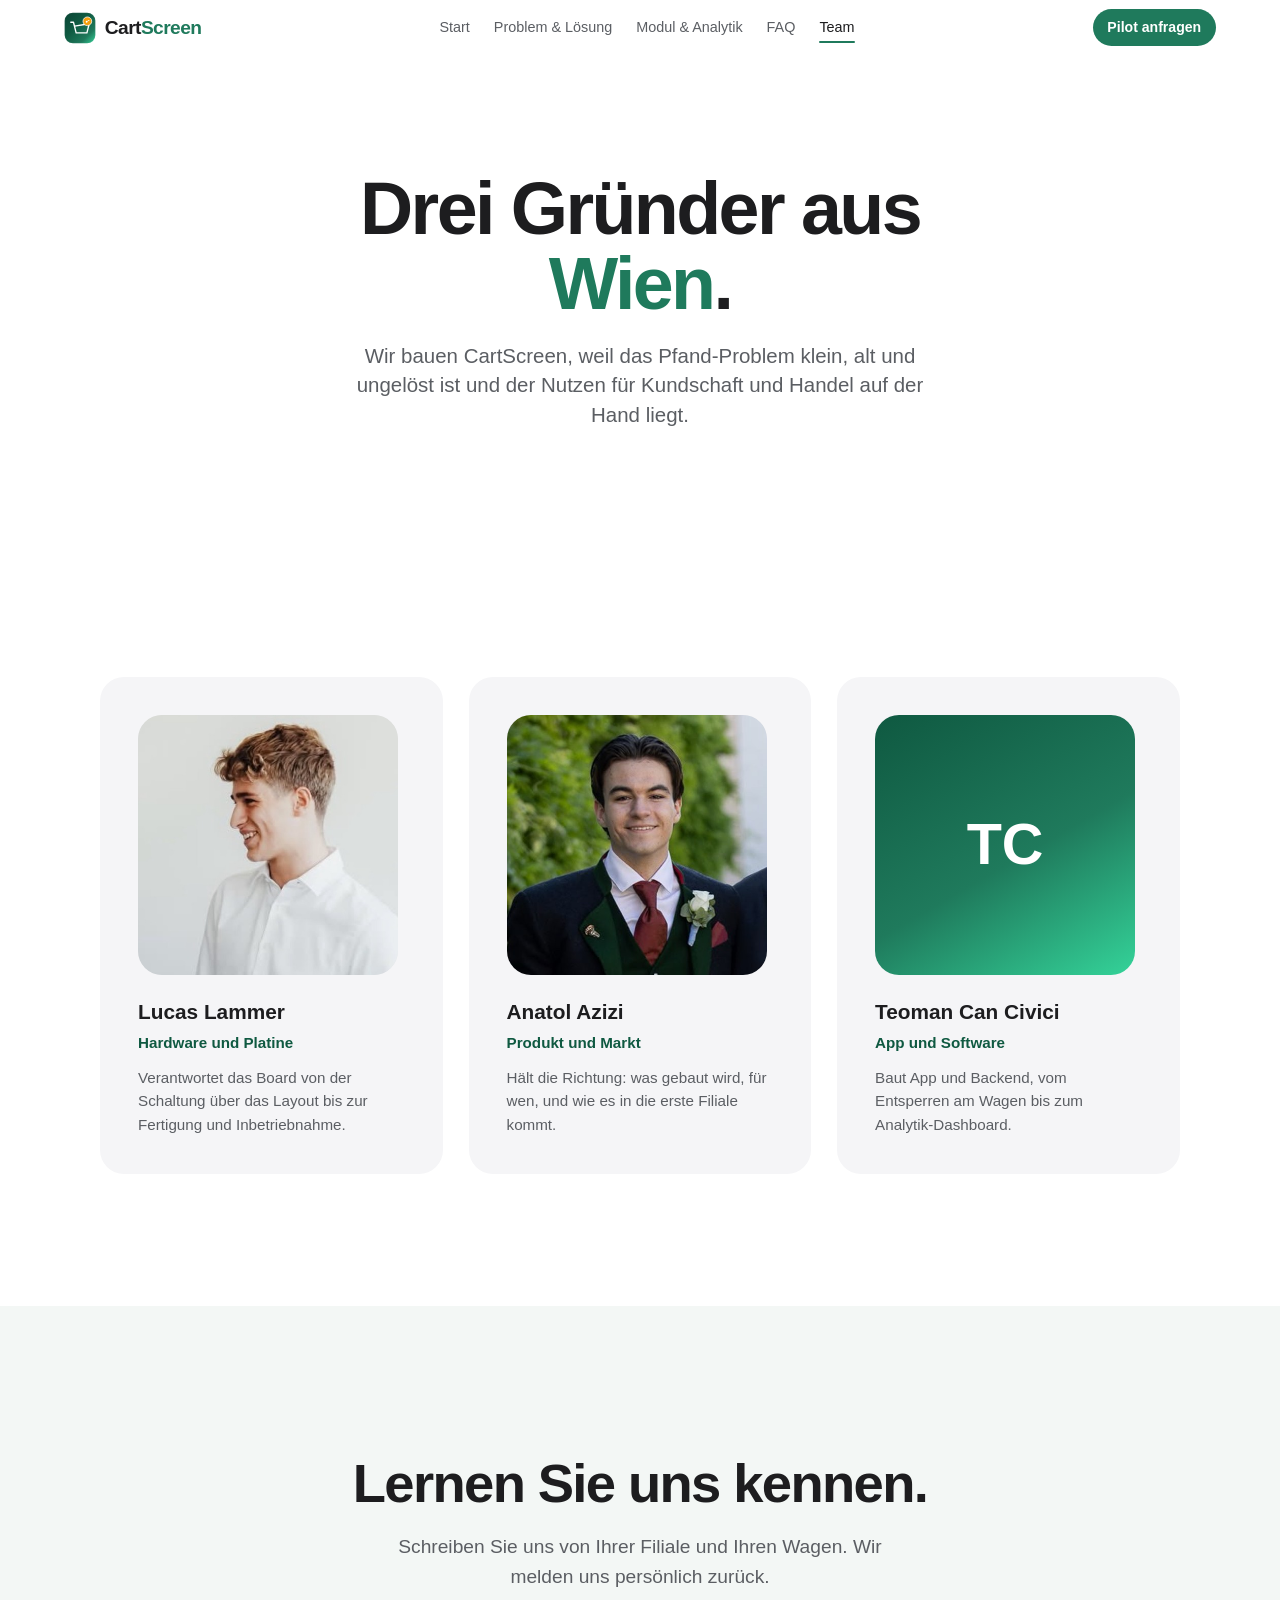
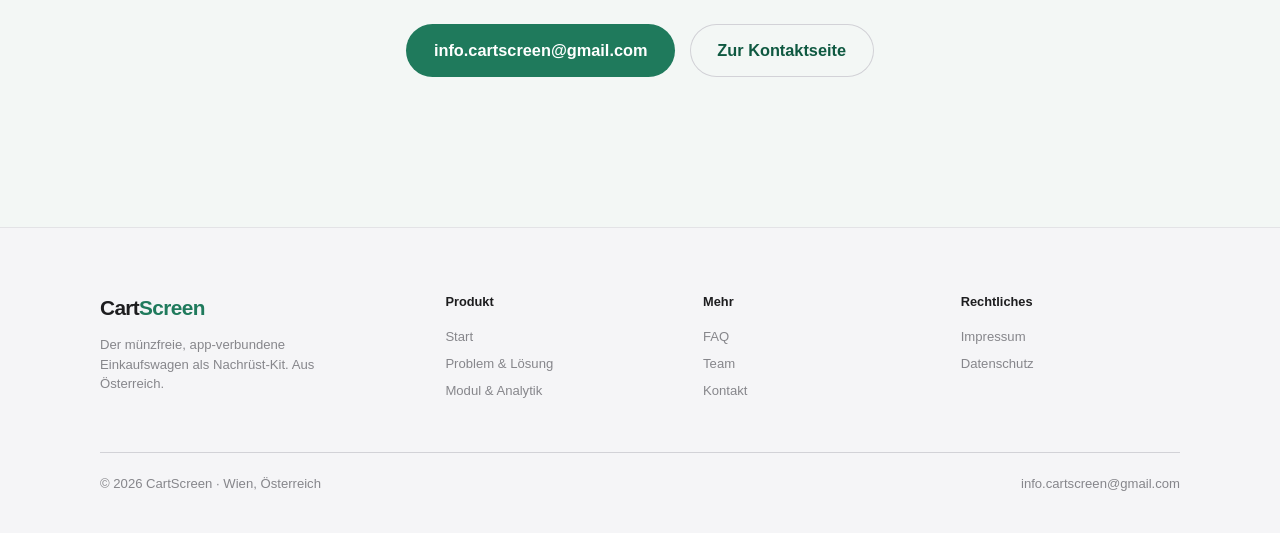
<file: team.html>
<!DOCTYPE html>
<html lang="de">
<head>
<meta charset="UTF-8" />
<meta name="viewport" content="width=device-width, initial-scale=1.0" />
<title>Team · CartScreen</title>
<meta name="description" content="Drei Gründer aus Wien: Hardware und Platine, Produkt und Markt, App und Software." />
<link rel="canonical" href="https://www.cartscreen.at/team.html" />
<link rel="icon" href="assets/img/favicon.svg" type="image/svg+xml" />
<link rel="stylesheet" href="css/home.css" />
<noscript><style>.reveal{opacity:1!important;transform:none!important}</style></noscript>
</head>
<body>

<header class="nav" id="nav">
  <a href="index.html" class="nav__brand" aria-label="CartScreen Startseite">
    <span class="logo" aria-hidden="true">
      <svg viewBox="0 0 100 100" width="32" height="32" role="img" aria-label="CartScreen Logo">
        <defs>
          <linearGradient id="tile" x1="0" y1="0" x2="1" y2="1">
            <stop offset="0" stop-color="#0A4434"/>
            <stop offset="0.4" stop-color="#0F5941"/>
            <stop offset="0.75" stop-color="#1F7A5C"/>
            <stop offset="1" stop-color="#34D399"/>
          </linearGradient>
        </defs>
        <rect x="2" y="2" width="96" height="96" rx="26" fill="url(#tile)"/>
        <rect x="2.5" y="2.5" width="95" height="95" rx="25.5" fill="none" stroke="#fff" stroke-opacity="0.18"/>
        <g fill="none" stroke="#fff" stroke-width="7" stroke-linecap="round" stroke-linejoin="round" transform="translate(20 26) scale(0.60)">
          <path d="M2 10 H16 L30 65 H86 L98 18"/>
          <path d="M22 30 L98 18"/>
        </g>
        <circle cx="73" cy="29" r="13.5" fill="#F59E0B" stroke="#fff" stroke-width="2.4"/>
        <g transform="translate(73 29) rotate(-32)" fill="#fff">
          <circle cx="-2.6" cy="0" r="2.8"/>
          <rect x="-0.6" y="-1.2" width="7.5" height="2.4" rx="1"/>
          <rect x="4.4" y="-1.2" width="1.8" height="3.6" rx="0.6"/>
        </g>
      </svg>
    </span>
    <span class="nav__word">Cart<span>Screen</span></span>
  </a>
  <nav class="nav__links" id="nav-links" aria-label="Hauptnavigation">
    <a href="index.html">Start</a>
    <a href="problem-loesung.html">Problem &amp; Lösung</a>
    <a href="modul-analytik.html">Modul &amp; Analytik</a>
    <a href="faq.html">FAQ</a>
    <a href="team.html" aria-current="page">Team</a>
  </nav>
  <a href="kontakt.html" class="btn btn--solid nav__cta">Pilot anfragen</a>
  <button type="button" class="nav__toggle" id="nav-toggle" aria-label="Menü öffnen" aria-expanded="false" aria-controls="nav-links">
    <span></span><span></span><span></span>
  </button>
</header>

<main>
<section class="phero">
  <div class="phero__inner">
    <h1 class="reveal">Drei Gründer aus <em>Wien</em>.</h1>
    <p class="phero__sub reveal" style="--i:1">
      Wir bauen CartScreen, weil das Pfand-Problem klein, alt und ungelöst ist und der Nutzen
      für Kundschaft und Handel auf der Hand liegt.
    </p>
  </div>
</section>

<section class="sec" id="team">
  <div class="wrap">
    <div class="team">
      <div class="member reveal">
        <img class="member__av" src="assets/img/team/lucas-lammer.jpg" alt="Lucas Lammer" width="260" height="260" loading="lazy" decoding="async" />
        <h3>Lucas Lammer</h3>
        <span class="member__role">Hardware und Platine</span>
        <p>Verantwortet das Board von der Schaltung über das Layout bis zur Fertigung und Inbetriebnahme.</p>
      </div>
      <div class="member reveal" style="--i:1">
        <img class="member__av" src="assets/img/team/anatol-azizi.jpg" alt="Anatol Azizi" width="260" height="260" loading="lazy" decoding="async" />
        <h3>Anatol Azizi</h3>
        <span class="member__role">Produkt und Markt</span>
        <p>Hält die Richtung: was gebaut wird, für wen, und wie es in die erste Filiale kommt.</p>
      </div>
      <div class="member reveal" style="--i:2">
        <span class="member__av">TC</span>
        <h3>Teoman Can Civici</h3>
        <span class="member__role">App und Software</span>
        <p>Baut App und Backend, vom Entsperren am Wagen bis zum Analytik-Dashboard.</p>
      </div>
    </div>
  </div>
</section>

<section class="cta">
  <h2 class="reveal">Lernen Sie uns kennen.</h2>
  <p class="reveal" style="--i:1">Schreiben Sie uns von Ihrer Filiale und Ihren Wagen. Wir melden uns persönlich zurück.</p>
  <div class="cta__row reveal" style="--i:2">
    <a class="btn btn--solid btn--lg" href="mailto:info.cartscreen@gmail.com">info.cartscreen@gmail.com</a>
    <a class="btn btn--ghost btn--lg" href="kontakt.html">Zur Kontaktseite</a>
  </div>
</section>
</main>

<footer class="foot">
  <div class="foot__inner">
    <div class="foot__cols">
      <div class="foot__brand">
        <span class="nav__word">Cart<span>Screen</span></span>
        <p>Der münzfreie, app-verbundene Einkaufswagen als Nachrüst-Kit. Aus Österreich.</p>
      </div>
      <div class="foot__col"><h4>Produkt</h4>
        <a href="index.html">Start</a>
        <a href="problem-loesung.html">Problem &amp; Lösung</a>
        <a href="modul-analytik.html">Modul &amp; Analytik</a>
      </div>
      <div class="foot__col"><h4>Mehr</h4>
        <a href="faq.html">FAQ</a>
        <a href="team.html">Team</a>
        <a href="kontakt.html">Kontakt</a>
      </div>
      <div class="foot__col"><h4>Rechtliches</h4>
        <a href="impressum.html">Impressum</a>
        <a href="datenschutz.html">Datenschutz</a>
      </div>
    </div>
    <div class="foot__base">
      <span>© 2026 CartScreen · Wien, Österreich</span>
      <a href="mailto:info.cartscreen@gmail.com">info.cartscreen@gmail.com</a>
    </div>
  </div>
</footer>

<script src="js/main.js"></script>
</body>
</html>
</file>
<file: css/home.css>
/* ============================================================
   CartScreen — home.css
   Eigenständiges Design-System für die Startseite (Apple-clean,
   Grün als einziger Akzent). Bewusst losgelöst von base/layout/
   components, damit die Unterseiten unberührt bleiben.
   ============================================================ */

:root {
  /* surfaces — heller, ruhiger, fast weiß */
  --bg:        #ffffff;
  --bg-alt:    #f5f5f7;   /* das ruhige Grau */
  --bg-tint:   #f3f7f5;   /* sehr leicht grün getönt */

  /* ink */
  --ink:       #1d1d1f;
  --ink-2:     #5b5e63;
  --ink-3:     #86868b;
  --line:      #e3e3e6;
  --line-2:    #d2d2d7;

  /* brand — Grün als einziger Akzent */
  --green:       #1F7A5C;
  --green-deep:  #0F5941;
  --green-darkest:#0a3528;
  --mint:        #34D399;
  --accent:      #0F7A57;  /* Links / Akzent */

  /* Apple-Systemschrift — SF Pro auf Apple-Geräten, sauberer Fallback sonst.
     Kein externer Webfont (schneller + kein Google-Fonts-Abruf). */
  --display: -apple-system, BlinkMacSystemFont, "SF Pro Display", "Helvetica Neue", Helvetica, Arial, sans-serif;
  --body:    -apple-system, BlinkMacSystemFont, "SF Pro Text", "Helvetica Neue", Helvetica, Arial, sans-serif;
  --mono:    ui-monospace, "SF Mono", SFMono-Regular, Menlo, monospace;

  --r-sm: 12px;
  --r-md: 18px;
  --r-lg: 24px;
  --r-xl: 32px;

  --pad:  clamp(20px, 5vw, 64px);
  --maxw: 1080px;
  --maxtext: 720px;

  --ease: cubic-bezier(.22, 1, .36, 1);
}

/* ---------- reset ---------- */
*, *::before, *::after { box-sizing: border-box; }
* { margin: 0; padding: 0; }
html {
  scroll-behavior: smooth;
  -webkit-font-smoothing: antialiased; -moz-osx-font-smoothing: grayscale;
  text-rendering: optimizeLegibility;
}
@media (prefers-reduced-motion: reduce) { html { scroll-behavior: auto; } }

body {
  font-family: var(--body);
  background: var(--bg);
  color: var(--ink);
  font-size: clamp(16px, 1.04vw, 18px);
  line-height: 1.55;
  -webkit-tap-highlight-color: transparent;
}
img, svg { max-width: 100%; display: block; }
a { color: inherit; text-decoration: none; }
em { font-style: normal; }
::selection { background: rgba(31,122,92,.18); color: var(--green-darkest); }
section[id], [id] { scroll-margin-top: 76px; }

/* ============================================================
   NAV — schlanke, milchige Leiste (Apple-Manier)
   ============================================================ */
.nav {
  position: sticky; top: 0; z-index: 50;
  display: flex; align-items: center; gap: 1.4rem;
  padding: 0 var(--pad); height: 56px;
  background: rgba(255,255,255,.7);
  backdrop-filter: saturate(1.8) blur(20px);
  -webkit-backdrop-filter: saturate(1.8) blur(20px);
  border-bottom: 1px solid transparent;
  transition: border-color .4s var(--ease), background .4s;
}
.nav.scrolled { border-color: rgba(0,0,0,.08); background: rgba(255,255,255,.82); }
.nav__brand { display: inline-flex; align-items: center; gap: .55rem; }
.nav__brand .logo { display: grid; place-items: center; transition: transform .5s var(--ease); }
.nav__brand:hover .logo { transform: rotate(-6deg) scale(1.05); }
.nav__word { font-family: var(--display); font-weight: 800; font-size: 1.2rem; letter-spacing: -.03em; color: var(--ink); }
.nav__word span { color: var(--green); }
.nav__links { display: flex; gap: 1.5rem; margin: 0 auto; }
.nav__links a {
  font-size: .9rem; font-weight: 450; color: var(--ink-2); position: relative; padding: 2px 0;
  transition: color .25s;
}
.nav__links a::after {
  content: ""; position: absolute; left: 0; bottom: -2px; height: 1.5px; width: 0;
  background: var(--green); border-radius: 2px; transition: width .3s var(--ease);
}
.nav__links a:hover { color: var(--ink); }
.nav__links a:hover::after,
.nav__links a[aria-current="page"]::after { width: 100%; }
.nav__links a[aria-current="page"] { color: var(--ink); }

/* ============================================================
   BUTTONS + TEXT-LINKS
   ============================================================ */
.btn {
  display: inline-flex; align-items: center; gap: .45em; cursor: pointer;
  font-family: var(--body); font-weight: 600; font-size: .95rem; white-space: nowrap;
  padding: .72em 1.3em; border-radius: 980px; border: 0;
  transition: transform .3s var(--ease), background .3s, box-shadow .3s, color .25s, opacity .25s;
}
.btn--solid { color: #fff; background: var(--green); }
.btn--solid:hover { background: var(--green-deep); }
.btn--ghost { color: var(--green-deep); background: transparent; box-shadow: inset 0 0 0 1px var(--line-2); }
.btn--ghost:hover { box-shadow: inset 0 0 0 1px var(--green); }
.btn--lg { font-size: 1.02rem; padding: .85em 1.7em; }
.nav__cta { font-size: .88rem; padding: .55em 1.05em; }

/* Hamburger — nur mobil sichtbar */
.nav__toggle { display: none; }

/* Apple-Textlink „… ›" */
.link {
  display: inline-flex; align-items: center; gap: .25em;
  color: var(--accent); font-weight: 500; font-size: 1.05rem;
}
.link svg { width: 16px; height: 16px; transition: transform .3s var(--ease); }
.link:hover { text-decoration: underline; text-underline-offset: 3px; }
.link:hover svg { transform: translateX(3px); }

/* ============================================================
   PRIMITIVES — Kicker
   ============================================================ */
.kicker {
  display: inline-flex; align-items: center; gap: .55em;
  font-weight: 600; font-size: 1rem; letter-spacing: .01em; color: var(--green);
}
.kicker__dot { width: 7px; height: 7px; border-radius: 50%; background: var(--green); }

/* ============================================================
   SECTION-GERÜST
   ============================================================ */
.sec { padding: clamp(72px,11vw,132px) var(--pad); }
.sec--alt { background: var(--bg-alt); }
.wrap { max-width: var(--maxw); margin: 0 auto; }
.sec__head { max-width: var(--maxtext); margin: 0 auto; text-align: center; }
.sec__head h2 {
  font-family: var(--display); font-weight: 700; letter-spacing: -.03em; line-height: 1.04;
  font-size: clamp(2rem, 4.6vw, 3.3rem); color: var(--ink); margin-top: .8rem;
}
.sec__head p {
  margin: 1.1rem auto 0; max-width: 56ch; color: var(--ink-2);
  font-size: clamp(1.08rem, 1.5vw, 1.3rem); line-height: 1.5;
}

/* ============================================================
   HERO — zentriert, viel Luft, großes Visual
   ============================================================ */
.hero { text-align: center; padding: clamp(56px,9vw,110px) var(--pad) clamp(40px,6vw,72px); }
.hero__inner { max-width: 860px; margin: 0 auto; }
.hero h1 {
  font-family: var(--display); font-weight: 700; letter-spacing: -.035em; line-height: 1;
  font-size: clamp(3rem, 8.5vw, 6rem); color: var(--ink); margin: 1.1rem 0 0;
}
.hero h1 em { color: var(--green); }
.hero__sub {
  margin: 1.4rem auto 0; max-width: 50ch; color: var(--ink-2);
  font-size: clamp(1.12rem, 1.7vw, 1.4rem); line-height: 1.45;
}
.hero__links { margin-top: 1.8rem; display: flex; gap: 1.6rem; justify-content: center; flex-wrap: wrap; }

.hero__art { max-width: 760px; margin: clamp(36px,6vw,72px) auto 0; }
.cart-svg { width: 100%; height: auto; }

/* ============================================================
   STATEMENT — eine große, ruhige Aussage
   ============================================================ */
.statement { padding: clamp(60px,9vw,120px) var(--pad); text-align: center; }
.statement p {
  max-width: 18ch; margin: 0 auto;
  font-family: var(--display); font-weight: 700; letter-spacing: -.03em; line-height: 1.06;
  font-size: clamp(2rem, 5.2vw, 3.6rem); color: var(--ink);
}
.statement em { color: var(--green); }

/* ============================================================
   BENTO — die fünf Funktionen
   ============================================================ */
.bento {
  margin-top: clamp(44px,5vw,68px);
  display: grid; grid-template-columns: repeat(6, 1fr); gap: clamp(14px,1.4vw,20px);
}
.bento__box {
  grid-column: span 2;
  display: flex; flex-direction: column;
  background: var(--bg); border: 1px solid var(--line); border-radius: var(--r-lg);
  padding: clamp(26px,2.6vw,38px);
  transition: background .35s var(--ease), border-color .35s, transform .35s var(--ease);
}
.sec--alt .bento__box { background: #fff; border-color: transparent; box-shadow: 0 1px 2px rgba(0,0,0,.04); }
a.bento__box:hover { transform: translateY(-3px); border-color: var(--line-2); }
.sec--alt a.bento__box:hover { box-shadow: 0 10px 30px -16px rgba(0,0,0,.18); }
.bento__box--wide { grid-column: span 3; }
.bento__n {
  font-family: var(--mono); font-size: .8rem; font-weight: 600; color: var(--green); letter-spacing: .04em;
}
.bento__ic {
  width: 46px; height: 46px; margin: .2rem 0 1.3rem; border-radius: 13px;
  display: grid; place-items: center; color: var(--green-deep);
  background: var(--bg-tint); box-shadow: inset 0 0 0 1px rgba(31,122,92,.12);
}
.sec--alt .bento__ic { background: var(--bg-alt); }
.bento__ic svg { width: 24px; height: 24px; }
.bento__box h3 {
  font-family: var(--display); font-weight: 600; letter-spacing: -.02em;
  font-size: clamp(1.25rem,1.7vw,1.5rem); color: var(--ink);
}
.bento__box p { margin-top: .5rem; color: var(--ink-2); font-size: 1rem; line-height: 1.5; }
.bento__more {
  margin-top: auto; padding-top: 1rem; display: inline-flex; align-items: center; gap: .3em;
  color: var(--accent); font-weight: 500; font-size: .95rem;
}
.bento__more svg { width: 15px; height: 15px; transition: transform .3s var(--ease); }
a.bento__box:hover .bento__more svg { transform: translateX(3px); }

/* ============================================================
   STEPS — die beibehaltene 3-Schritt-Komponente (Apple-clean)
   ============================================================ */
.steps {
  margin-top: clamp(44px,5vw,68px);
  display: grid; grid-template-columns: 1fr auto 1fr auto 1fr; align-items: stretch;
  gap: clamp(8px,1.4vw,20px); list-style: none;
}
.step {
  background: #fff; border: 1px solid var(--line); border-radius: var(--r-lg);
  padding: clamp(26px,3vw,40px);
}
.sec--alt .step { border-color: transparent; box-shadow: 0 1px 2px rgba(0,0,0,.04); }
.step__n {
  display: grid; place-items: center; width: 46px; height: 46px; border-radius: 50%;
  font-family: var(--display); font-weight: 700; font-size: 1.3rem; color: #fff;
  background: var(--green); margin-bottom: 1.1rem;
}
.step h3 { font-family: var(--display); font-weight: 600; font-size: 1.35rem; letter-spacing: -.01em; }
.step p { margin-top: .5rem; color: var(--ink-2); font-size: 1rem; line-height: 1.5; }
.step__line {
  align-self: center; height: 2px; min-width: 26px;
  background: repeating-linear-gradient(90deg, var(--line-2) 0 7px, transparent 7px 14px);
}

/* ============================================================
   CTA — ruhig, zentriert, leicht grün getönt
   ============================================================ */
.cta { padding: clamp(80px,12vw,150px) var(--pad); text-align: center; background: var(--bg-tint); }
.cta h2 {
  font-family: var(--display); font-weight: 700; letter-spacing: -.03em; line-height: 1.04;
  font-size: clamp(2rem, 5vw, 3.4rem); color: var(--ink);
}
.cta p { margin: 1.2rem auto 0; max-width: 48ch; color: var(--ink-2); font-size: clamp(1.06rem,1.5vw,1.25rem); }
.cta__row { margin-top: 2rem; display: flex; gap: .9rem; justify-content: center; flex-wrap: wrap; }

/* ============================================================
   FOOTER — kleine Schrift, ordentlich (Apple-Manier)
   ============================================================ */
.foot {
  background: var(--bg-alt); border-top: 1px solid var(--line);
  padding: clamp(44px,5vw,64px) var(--pad) clamp(28px,3vw,40px);
  color: var(--ink-3); font-size: .82rem;
}
.foot__inner { max-width: var(--maxw); margin: 0 auto; }
.foot__cols { display: grid; grid-template-columns: 1.4fr 1fr 1fr 1fr; gap: clamp(24px,3vw,48px); }
.foot__brand .nav__word { font-size: 1.3rem; }
.foot__brand p { margin-top: .7rem; max-width: 30ch; color: var(--ink-3); line-height: 1.5; }
.foot__col h4 { font-size: .8rem; font-weight: 600; color: var(--ink); margin-bottom: .8rem; }
.foot__col a { display: block; color: var(--ink-3); padding: .2rem 0; transition: color .25s; }
.foot__col a:hover { color: var(--green-deep); }
.foot__base {
  margin-top: clamp(32px,4vw,48px); padding-top: 1.3rem; border-top: 1px solid var(--line-2);
  display: flex; justify-content: space-between; gap: 1rem; flex-wrap: wrap;
}
.foot__base a:hover { color: var(--green-deep); }

/* ============================================================
   REVEAL — sanftes Auf-/Einblenden (Apple-Manier)
   ============================================================ */
.reveal { opacity: 0; transform: translateY(14px); }
.reveal.in {
  opacity: 1; transform: none;
  transition: opacity .45s var(--ease), transform .45s var(--ease);
  transition-delay: calc(var(--i, 0) * 38ms);
}
@media (prefers-reduced-motion: reduce) { .reveal { opacity: 1; transform: none; transition: none; } }

/* ============================================================
   CONSENT-GATE — wird von js/main.js erzeugt
   ============================================================ */
.consent-lock { overflow: hidden !important; }
.consent {
  position: fixed; inset: 0; z-index: 1000; display: flex; align-items: center; justify-content: center;
  padding: var(--pad); background: rgba(20,24,22,.5);
  backdrop-filter: blur(10px) saturate(1.1); -webkit-backdrop-filter: blur(10px) saturate(1.1);
  animation: consent-fade .35s var(--ease);
}
@keyframes consent-fade { from { opacity: 0; } to { opacity: 1; } }
@media (prefers-reduced-motion: reduce) { .consent { animation: none; } }
.consent__card {
  width: min(480px, 100%); text-align: left;
  background: #fff; border-radius: var(--r-xl); padding: clamp(28px,5vw,44px);
  box-shadow: 0 40px 90px -40px rgba(0,0,0,.5);
}
.consent .kicker, .consent .eyebrow { color: var(--green); font-weight: 600; }
.consent__card h2 {
  font-family: var(--display); font-weight: 700; letter-spacing: -.02em;
  font-size: clamp(1.5rem, 4vw, 2rem); color: var(--ink); margin: .5rem 0 0;
}
.consent__card p { margin-top: 1rem; color: var(--ink-2); line-height: 1.55; }
.consent__link { color: var(--accent); font-weight: 600; text-decoration: underline; text-underline-offset: 2px; }
.consent__row { margin-top: 1.5rem; display: flex; gap: .7rem; flex-wrap: wrap; }
.consent__note { font-size: .82rem; color: var(--ink-3); }
/* Falls main.js noch .eyebrow/.eyebrow__dot nutzt */
.eyebrow { display: inline-flex; align-items: center; gap: .5em; font-weight: 600; font-size: .9rem; color: var(--green); }
.eyebrow__dot { width: 7px; height: 7px; border-radius: 50%; background: var(--green); }

/* ============================================================
   RESPONSIVE
   ============================================================ */
@media (max-width: 900px) {
  .bento__box, .bento__box--wide { grid-column: span 3; }
  .steps { grid-template-columns: 1fr; }
  .step__line { width: 2px; height: 26px; min-width: 0; justify-self: center;
    background: repeating-linear-gradient(180deg, var(--line-2) 0 7px, transparent 7px 14px); }
  .foot__cols { grid-template-columns: 1fr 1fr; }
}
@media (max-width: 680px) {
  /* Burger-Button + ausklappbares Menü */
  .nav__toggle {
    display: inline-flex; flex-direction: column; justify-content: center; gap: 5px;
    width: 42px; height: 42px; padding: 10px; margin-left: .2rem;
    background: none; border: 0; cursor: pointer; border-radius: 10px;
  }
  .nav__toggle span {
    display: block; height: 2px; width: 100%; background: var(--ink); border-radius: 2px;
    transition: transform .3s var(--ease), opacity .2s var(--ease);
  }
  .nav__toggle[aria-expanded="true"] span:nth-child(1) { transform: translateY(7px) rotate(45deg); }
  .nav__toggle[aria-expanded="true"] span:nth-child(2) { opacity: 0; }
  .nav__toggle[aria-expanded="true"] span:nth-child(3) { transform: translateY(-7px) rotate(-45deg); }

  .nav__cta { margin-left: auto; }

  .nav__links {
    position: absolute; top: 100%; left: 0; right: 0; margin: 0;
    flex-direction: column; align-items: stretch; gap: 0;
    padding: 8px var(--pad) 14px;
    background: rgba(255,255,255,.96);
    backdrop-filter: saturate(1.8) blur(20px);
    -webkit-backdrop-filter: saturate(1.8) blur(20px);
    border-bottom: 1px solid var(--line);
    box-shadow: 0 16px 30px -14px rgba(0,0,0,.16);
    display: none;
  }
  .nav__links.open { display: flex; }
  .nav__links a { padding: 13px 2px; font-size: 1.02rem; border-bottom: 1px solid var(--line); }
  .nav__links a:last-child { border-bottom: 0; }
  .nav__links a::after { display: none; }

  .bento { grid-template-columns: 1fr; }
  .bento__box, .bento__box--wide { grid-column: auto; }
  .foot__cols { grid-template-columns: 1fr 1fr; }
}
@media (max-width: 460px) {
  .foot__cols { grid-template-columns: 1fr; }
}

/* ============================================================
   UNTERSEITEN-BAUSTEINE (gleiches System, Apple-clean)
   ============================================================ */

/* Page-Hero — kompakter, zentriert */
.phero { text-align: center; padding: clamp(60px,9vw,116px) var(--pad) clamp(28px,4vw,52px); }
.phero__inner { max-width: 760px; margin: 0 auto; }
.phero h1 {
  font-family: var(--display); font-weight: 700; letter-spacing: -.035em; line-height: 1.02;
  font-size: clamp(2.6rem,6.5vw,4.6rem); color: var(--ink);
}
.phero h1 em { color: var(--green); }
.phero__sub { margin: 1.2rem auto 0; max-width: 54ch; color: var(--ink-2); font-size: clamp(1.1rem,1.6vw,1.35rem); line-height: 1.45; }

/* Split — Medien + Text */
.split { display: grid; grid-template-columns: 1fr 1fr; gap: clamp(28px,4vw,64px); align-items: start; }

/* Panel — heller Rahmen für ein Visual */
.panel {
  background: var(--bg-alt); border-radius: var(--r-xl);
  padding: clamp(28px,4vw,52px); display: flex; flex-direction: column; align-items: center; gap: 1rem;
}
.panel__cap { font-size: .82rem; color: var(--ink-3); }
.panel--render { padding: clamp(16px,2.6vw,30px); gap: .8rem; }
.panel--render .render { width: 100%; height: auto; max-width: 500px; }

/* Geräte-Mock */
.device {
  position: relative; width: min(260px, 80%); aspect-ratio: 5/7; border-radius: 26px; padding: 13px;
  background: linear-gradient(155deg, var(--green-deep), var(--green) 55%, #2a8f6c);
  box-shadow: 0 30px 60px -30px rgba(9,61,46,.5), inset 0 0 0 1px rgba(255,255,255,.18);
}
.device__screen { height:100%; border-radius:15px; background:#fff; padding:14px; display:flex; flex-direction:column; color:var(--ink); box-shadow: inset 0 0 0 1px rgba(0,0,0,.05); }
.device__bar { display:flex; justify-content:space-between; align-items:center; font-family:var(--mono); font-size:.66rem; color:var(--ink-2); }
.device__batt i { display:inline-block; width:18px; height:9px; border-radius:2px; border:1.5px solid var(--ink-3); position:relative; }
.device__batt i::before { content:""; position:absolute; inset:1.5px; width:60%; background:var(--green); border-radius:1px; }
.device__big { flex:1; display:flex; flex-direction:column; align-items:center; justify-content:center; gap:.35rem; text-align:center; color:var(--green-deep); }
.device__big strong { font-family:var(--display); font-weight:700; font-size:1.45rem; color:var(--ink); }
.device__big span { font-size:.76rem; color:var(--ink-2); }
.device__map { display:grid; grid-template-columns:repeat(3,1fr); gap:5px; margin-top:auto; }
.device__map span { height:15px; border-radius:4px; background:var(--bg-alt); }
.device__map span:nth-child(2){ background:#9fe3c4; }
.device__map span:nth-child(5){ background:#34D399; opacity:.7; }
.device__led { position:absolute; top:24px; right:-5px; width:10px; height:10px; border-radius:50%; background:var(--mint); }
.device__clamp { position:absolute; bottom:-13px; left:50%; transform:translateX(-50%); width:62%; height:15px; border-radius:0 0 12px 12px; background:linear-gradient(#0a3528,#072018); }

/* Parts-Liste */
.parts__h { font-family:var(--display); font-weight:600; font-size:1.4rem; letter-spacing:-.01em; }
.parts { list-style:none; margin-top:1rem; }
.parts li { display:flex; gap:.85rem; padding:.8rem 0; border-bottom:1px solid var(--line); align-items:flex-start; }
.parts li:last-child { border-bottom:0; }
.parts__dot { flex:none; width:8px; height:8px; margin-top:.5rem; border-radius:50%; background:var(--green); }
.parts li b { font-family:var(--display); font-weight:600; font-size:1rem; display:block; color:var(--ink); }
.parts li span { font-size:.9rem; color:var(--ink-2); }
.parts__foot { margin-top:1.2rem; font-family:var(--mono); font-size:.76rem; color:var(--ink-3); line-height:1.6; }

/* System-Fluss */
.sysmap { display:grid; grid-template-columns:1fr auto 1fr auto 1fr; align-items:stretch; gap:clamp(8px,1.4vw,18px); margin-top:clamp(40px,5vw,64px); }
.node { background:var(--bg-alt); border-radius:var(--r-lg); padding:clamp(22px,2.6vw,34px); }
.node__ic { width:46px; height:46px; border-radius:13px; display:grid; place-items:center; color:#fff; background:var(--green); margin-bottom:.9rem; }
.node__ic svg { width:24px; height:24px; }
.node h3 { font-family:var(--display); font-weight:600; font-size:1.15rem; display:flex; align-items:center; gap:.5rem; flex-wrap:wrap; }
.node__tag { font-family:var(--mono); font-size:.6rem; letter-spacing:.06em; text-transform:uppercase; color:var(--green-deep); background:rgba(31,122,92,.1); padding:.25em .55em; border-radius:999px; }
.node p { margin-top:.5rem; color:var(--ink-2); font-size:.92rem; }
.sysmap__link { align-self:center; display:flex; flex-direction:column; align-items:center; gap:.5rem; min-width:60px; }
.sysmap__link::before { content:""; height:3px; width:69px; border-radius:2px; background:repeating-linear-gradient(90deg, var(--green) 0 9px, transparent 9px 15px); }
.sysmap__link::after { content:"›"; font-family:var(--display); font-weight:700; font-size:1.1rem; line-height:0; color:var(--green); margin-top:-.5rem; }
.sysmap__link span { font-family:var(--mono); font-size:.7rem; font-weight:600; letter-spacing:.03em; color:var(--green-deep); white-space:nowrap; background:rgba(31,122,92,.09); padding:.28em .6em; border-radius:999px; }

/* Dunkle Sektion (Analytik) */
.dark { background:#0c1f18; color:#eaf4ee; }
.dark__inner { max-width:var(--maxw); margin:0 auto; padding:clamp(72px,11vw,140px) var(--pad); display:grid; grid-template-columns:1fr 1fr; gap:clamp(32px,5vw,72px); align-items:center; }
.dark h2 { font-family:var(--display); font-weight:700; letter-spacing:-.03em; line-height:1.05; font-size:clamp(2rem,4.6vw,3.2rem); color:#fff; }
.dark p { margin-top:1.2rem; color:rgba(234,244,238,.8); font-size:clamp(1.05rem,1.4vw,1.2rem); line-height:1.55; max-width:50ch; }
.ticks { list-style:none; margin-top:1.6rem; display:flex; flex-direction:column; gap:.8rem; }
.ticks li { display:flex; align-items:center; gap:.7rem; color:rgba(234,244,238,.92); }
.tick { flex:none; width:22px; height:22px; border-radius:7px; background:rgba(52,211,153,.18); box-shadow:inset 0 0 0 1px rgba(52,211,153,.4); position:relative; }
.tick::after { content:""; position:absolute; left:7px; top:5px; width:5px; height:9px; border:solid var(--mint); border-width:0 2px 2px 0; transform:rotate(45deg); }
.figure { background:rgba(7,30,22,.5); border:1px solid rgba(52,211,153,.2); border-radius:var(--r-xl); padding:clamp(16px,2.4vw,26px); }
.figure svg { width:100%; height:auto; display:block; border-radius:var(--r-md); }
.figure figcaption { font-family:var(--mono); font-size:.72rem; color:var(--mint); text-align:center; margin-top:.8rem; }

/* FAQ-Akkordeon */
.faq { max-width:820px; margin:clamp(40px,5vw,64px) auto 0; display:flex; flex-direction:column; gap:.6rem; }
.faq__item { background:var(--bg-alt); border-radius:var(--r-md); overflow:hidden; }
.faq__item summary { cursor:pointer; list-style:none; padding:1.15rem 1.4rem; font-family:var(--display); font-weight:600; font-size:1.06rem; color:var(--ink); display:flex; align-items:center; justify-content:space-between; gap:1rem; }
.faq__item summary::-webkit-details-marker { display:none; }
.faq__item summary::after { content:"+"; font-size:1.5rem; line-height:1; color:var(--green); transition:transform .25s var(--ease); }
.faq__item[open] summary::after { transform:rotate(45deg); }
.faq__item p { margin:0; padding:0 1.4rem 1.3rem; color:var(--ink-2); line-height:1.6; }

/* Team */
.team { display:grid; grid-template-columns:repeat(3,1fr); gap:clamp(16px,2vw,28px); margin-top:clamp(40px,5vw,64px); }
.member { background:var(--bg-alt); border-radius:var(--r-lg); padding:clamp(26px,3vw,38px); }
/* Avatar — einheitliches Format für Foto ODER Initialen (alle drei Gründer gleich).
   Für ein Foto: <img class="member__av" src="assets/img/team/NAME.jpg" alt="Vorname Nachname" width="112" height="112" />
   Für Initialen: <span class="member__av">XX</span>  — Bild bitte quadratisch (z. B. 512x512), Kopf/Schultern zentriert. */
.member__av { width:100%; max-width:260px; aspect-ratio:1/1; height:auto; border-radius:var(--r-lg); display:grid; place-items:center; font-family:var(--display); font-weight:700; font-size:clamp(3rem,7vw,3.6rem); color:#fff; background:linear-gradient(150deg,var(--green-deep),var(--green) 55%,var(--mint)); margin-bottom:1.3rem; }
.member h3 { font-family:var(--display); font-weight:600; font-size:1.3rem; }
.member__role { display:block; font-size:.95rem; color:var(--green-deep); font-weight:600; margin-top:.2rem; }
.member p { margin-top:.7rem; color:var(--ink-2); font-size:.95rem; }
/* Team-Mitglied mit Foto statt Initialen */
img.member__av { object-fit:cover; object-position:center; background:var(--bg-alt); box-shadow:inset 0 0 0 1px rgba(0,0,0,.06); }

/* Toast — kurze Bestätigung (z. B. E-Mail kopiert) */
.toast {
  position:fixed; left:50%; bottom:26px; transform:translateX(-50%) translateY(10px);
  background:var(--ink); color:#fff; padding:.7em 1.15em; border-radius:999px;
  font-size:.9rem; font-weight:500; box-shadow:0 14px 34px -12px rgba(0,0,0,.45);
  opacity:0; pointer-events:none; z-index:2000;
  transition:opacity .25s var(--ease), transform .25s var(--ease);
}
.toast.show { opacity:1; transform:translateX(-50%) translateY(0); }

/* Kontakt-Block */
.contact { max-width:680px; margin:0 auto; text-align:center; }
.contact__mail { font-family:var(--display); font-weight:700; letter-spacing:-.02em; font-size:clamp(1.4rem,3vw,2rem); color:var(--green-deep); display:inline-block; margin-top:.5rem; }
.contact__mail:hover { text-decoration:underline; text-underline-offset:4px; }

/* Prose — Rechtsseiten */
.prose { max-width:760px; margin:0 auto; padding:clamp(40px,7vw,80px) var(--pad) clamp(48px,6vw,90px); }
.prose__back { display:inline-flex; align-items:center; gap:.4rem; color:var(--accent); font-weight:500; margin-bottom:2rem; }
.prose__back:hover { text-decoration:underline; text-underline-offset:3px; }
.prose h1 { font-family:var(--display); font-weight:700; letter-spacing:-.03em; font-size:clamp(2rem,5vw,2.8rem); }
.prose__sub { color:var(--ink-3); font-size:.9rem; margin:.4rem 0 2.4rem; line-height:1.5; }
.prose h2 { font-family:var(--display); font-weight:600; font-size:1.3rem; margin:2.4rem 0 .7rem; }
.prose h3 { font-weight:600; font-size:1.02rem; margin:1.4rem 0 .3rem; }
.prose p, .prose li { color:var(--ink-2); line-height:1.7; }
.prose ul { padding-left:1.2rem; }
.prose a { color:var(--accent); }
.prose dl { margin:.4rem 0 0; }
.prose dt { font-weight:600; color:var(--ink); margin-top:.9rem; }
.prose dd { margin:.1rem 0 0; color:var(--ink-2); }
.prose .ph { background:#fff3c4; border-bottom:1px dashed #b07d00; padding:0 .25em; color:#6b4e00; border-radius:3px; }
.prose__note { background:var(--bg-alt); border-left:3px solid var(--green); border-radius:var(--r-sm); padding:1rem 1.2rem; font-size:.92rem; margin:1.4rem 0; }
.prose__foot { margin-top:3rem; padding-top:1.4rem; border-top:1px solid var(--line); font-size:.85rem; color:var(--ink-3); }

@media (max-width: 900px) {
  .split { grid-template-columns:1fr; }
  .dark__inner { grid-template-columns:1fr; }
  .sysmap { grid-template-columns:1fr; }
  .sysmap__link { flex-direction:row; min-height:30px; }
  .sysmap__link::before { width:3px; min-width:0; height:26px; background:repeating-linear-gradient(180deg,var(--green) 0 9px,transparent 9px 15px); }
  .sysmap__link::after { display:none; }
  .team { grid-template-columns:1fr; }
}

/* ============================================================
   KONTAKTFORMULAR (mailto-basiert, kein Backend/Drittanbieter)
   ============================================================ */
.form { max-width:640px; margin:clamp(28px,4vw,44px) auto 0; display:flex; flex-direction:column; gap:1rem; text-align:left; }
.form__row { display:grid; grid-template-columns:1fr 1fr; gap:1rem; }
.form__field { display:flex; flex-direction:column; gap:.4rem; }
.form__field > span { font-size:.82rem; font-weight:600; color:var(--ink-2); }
.form__field input, .form__field textarea {
  font-family:var(--body); font-size:1rem; color:var(--ink);
  background:#fff; border:1px solid var(--line-2); border-radius:var(--r-sm);
  padding:.75em .85em; width:100%; transition:border-color .25s, box-shadow .25s; resize:vertical;
}
.form__field input::placeholder, .form__field textarea::placeholder { color:var(--ink-3); }
.form__field input:focus, .form__field textarea:focus { outline:none; border-color:var(--green); box-shadow:0 0 0 3px rgba(31,122,92,.14); }
.form__check { display:flex; align-items:flex-start; gap:.6rem; font-size:.92rem; color:var(--ink-2); }
.form__check input { margin-top:.15rem; width:18px; height:18px; accent-color:var(--green); flex:none; }
.form__check a { color:var(--accent); text-decoration:underline; }
.form .btn { align-self:flex-start; }
.form__status { font-size:.92rem; color:var(--green-deep); background:var(--bg-tint); border:1px solid var(--line); border-radius:var(--r-sm); padding:.8em 1em; }
.form__hint { font-size:.82rem; color:var(--ink-3); }
.form__hint a { color:var(--accent); }
@media (max-width:560px) { .form__row { grid-template-columns:1fr; } }
</file>
